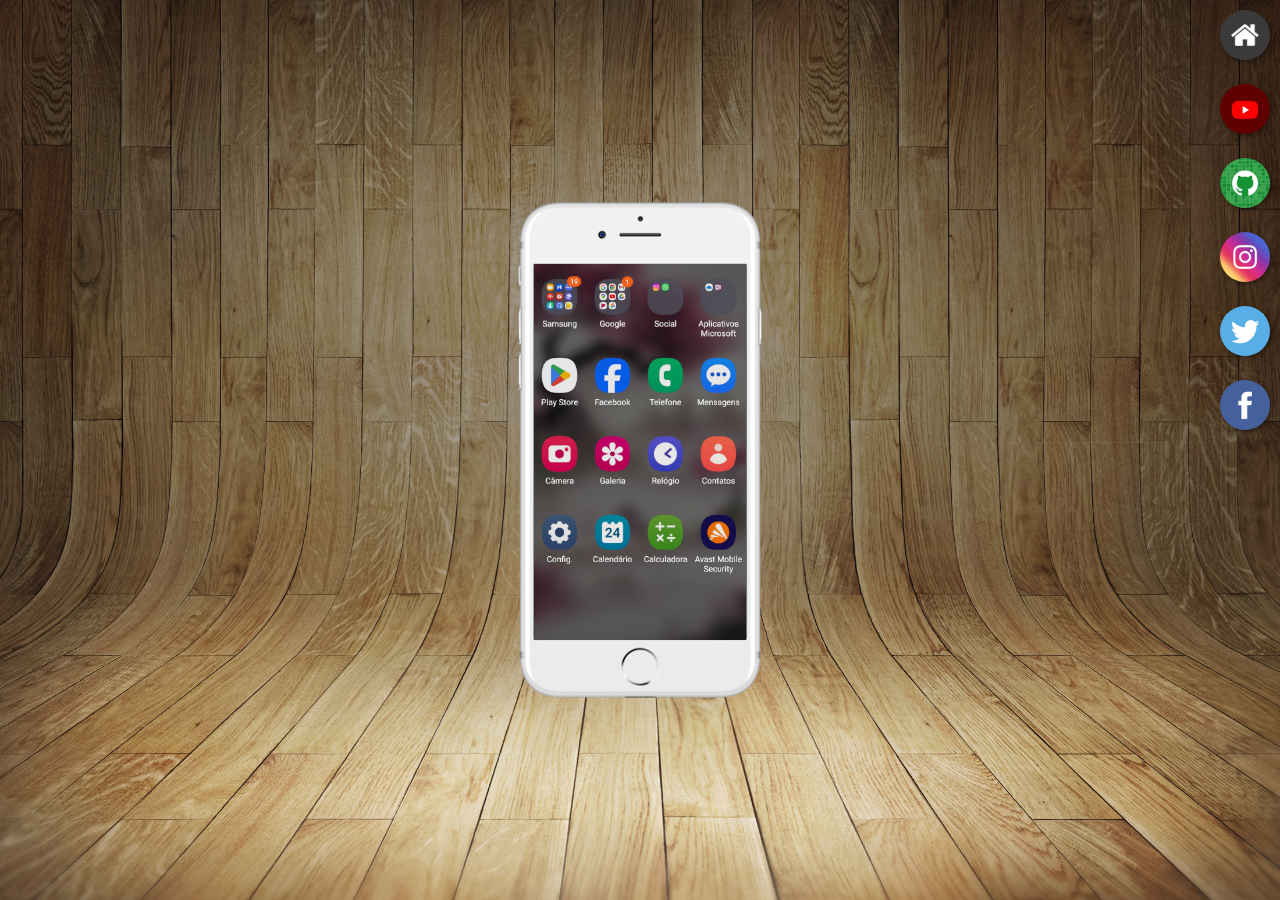
<file: index.html>
<!DOCTYPE html>
<html lang="pt-br">
<head>
  <meta charset="UTF-8">
  <meta name="viewport" content="width=device-width, initial-scale=1.0">
  <link rel="shortcut icon" href="favicon.ico" type="image/x-icon">
  <title>Projeto Redes Sociais</title>
  <link rel="stylesheet" href="estilos/style.css">
</head>
<body>
  <main>
    <section id="telefone">
      <iframe src="home.html" name="tela" id="tela" frameborder="0">
        Seu navegador não é compatível com isso!
      </iframe>
    </section>

    <section id="redes-sociais">
      <a href="home.html" target="tela"><img src="imagens/logo-home.jpg" alt="Home"></a><br>
      <a href="youtube.html" target="tela"><img src="imagens/logo-youtube.jpg" alt="YouTube"></a><br>
      <a href="github.html" target="tela"><img src="imagens/logo-github.jpg" alt="Github"></a><br>
      <a href="instagram.html" target="tela"><img src="imagens/logo-instagram.jpg" alt="Instagram"></a><br>
      <a href="twitter.html" target="tela"><img src="imagens/logo-twitter.jpg" alt="Twitter"></a><br>
      <a href="facebook.html" target="tela"><img src="imagens/logo-facebook.jpg" alt="Facebook"></a><br>
    </section>
  </main>
</body>
</html>
</file>
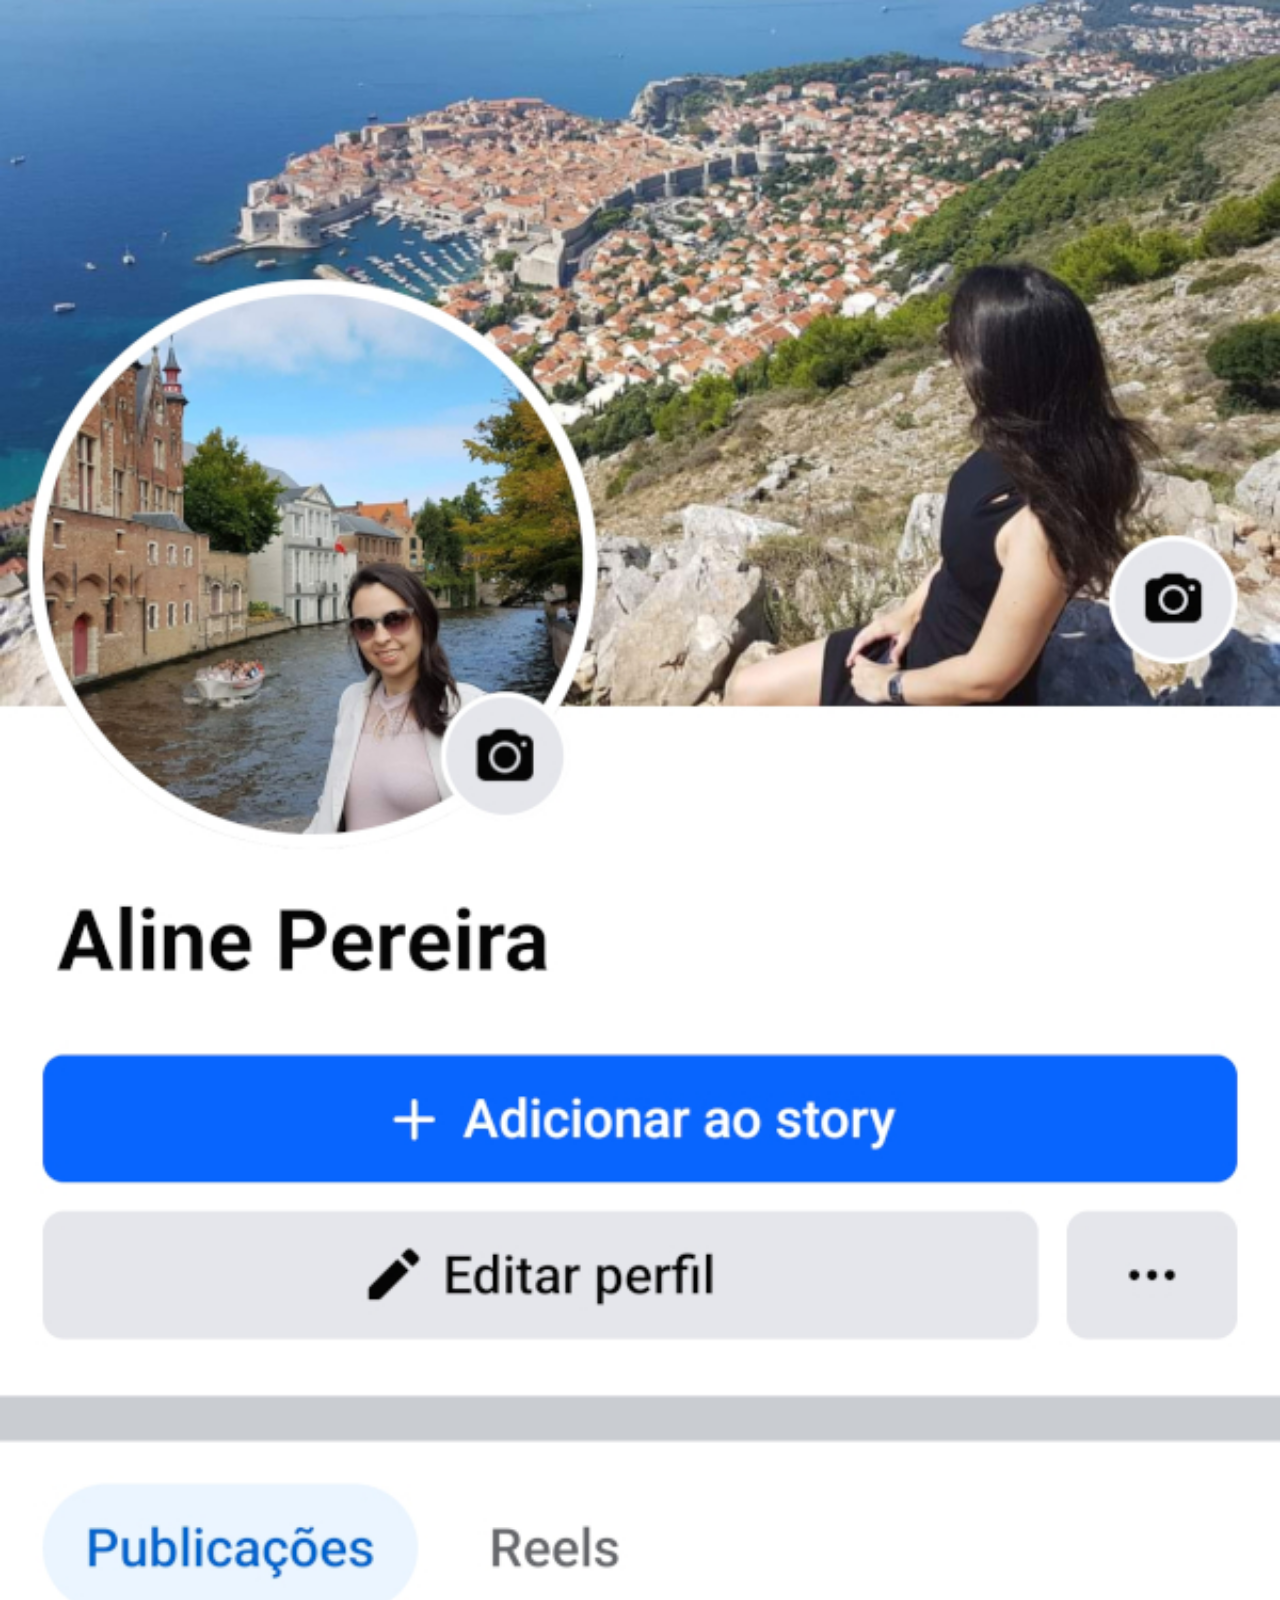
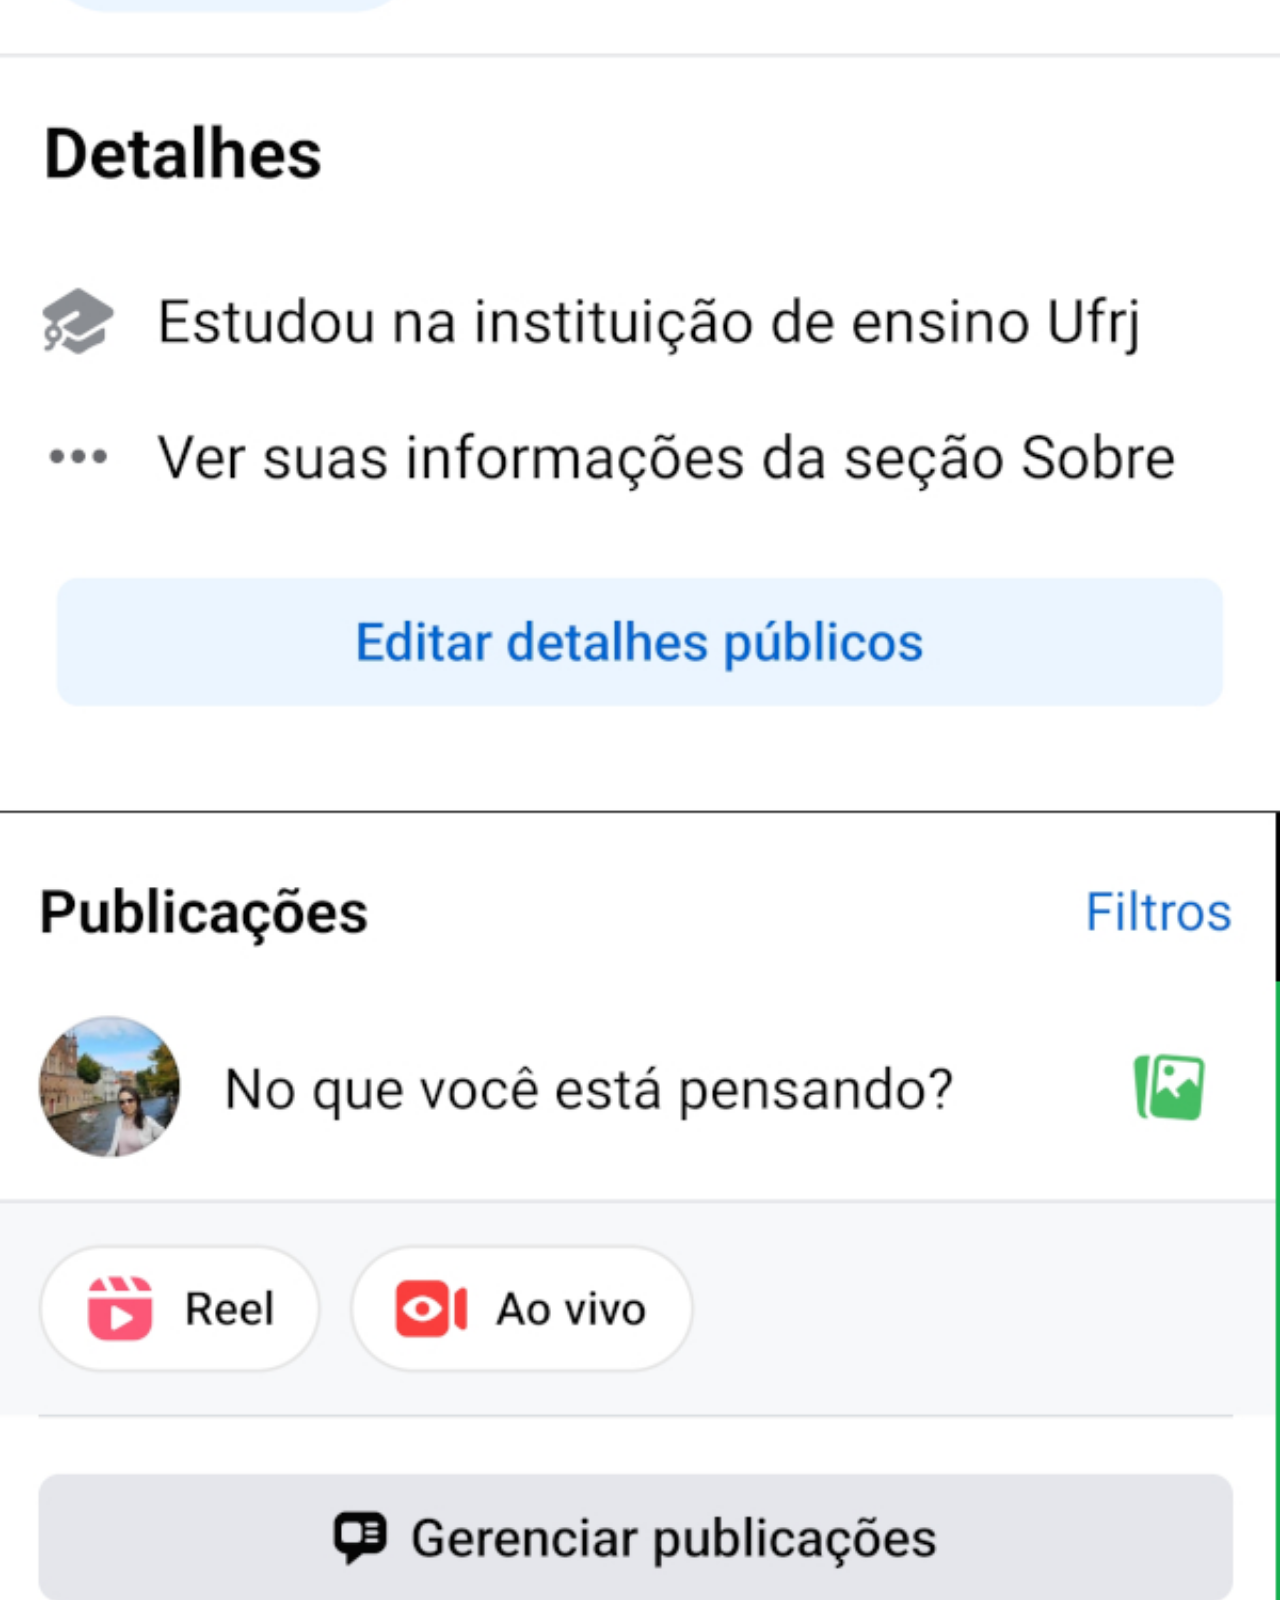
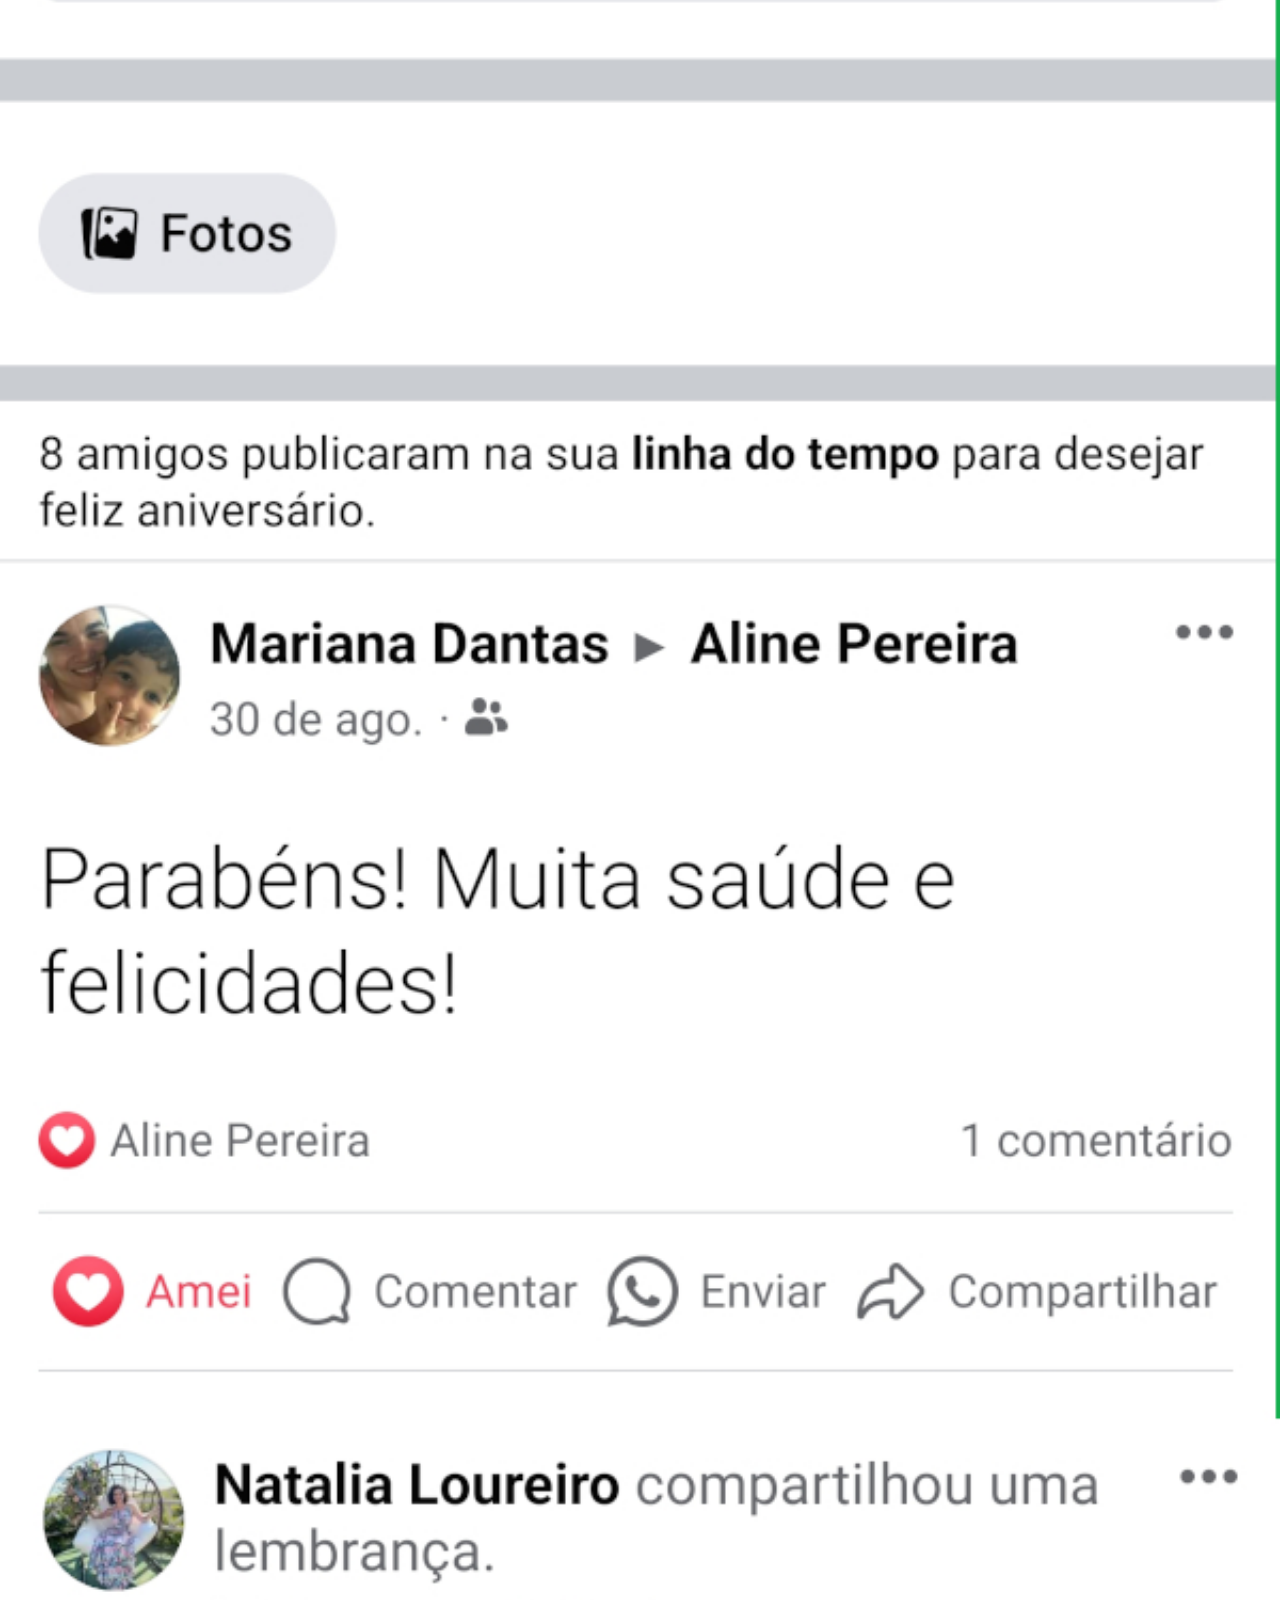
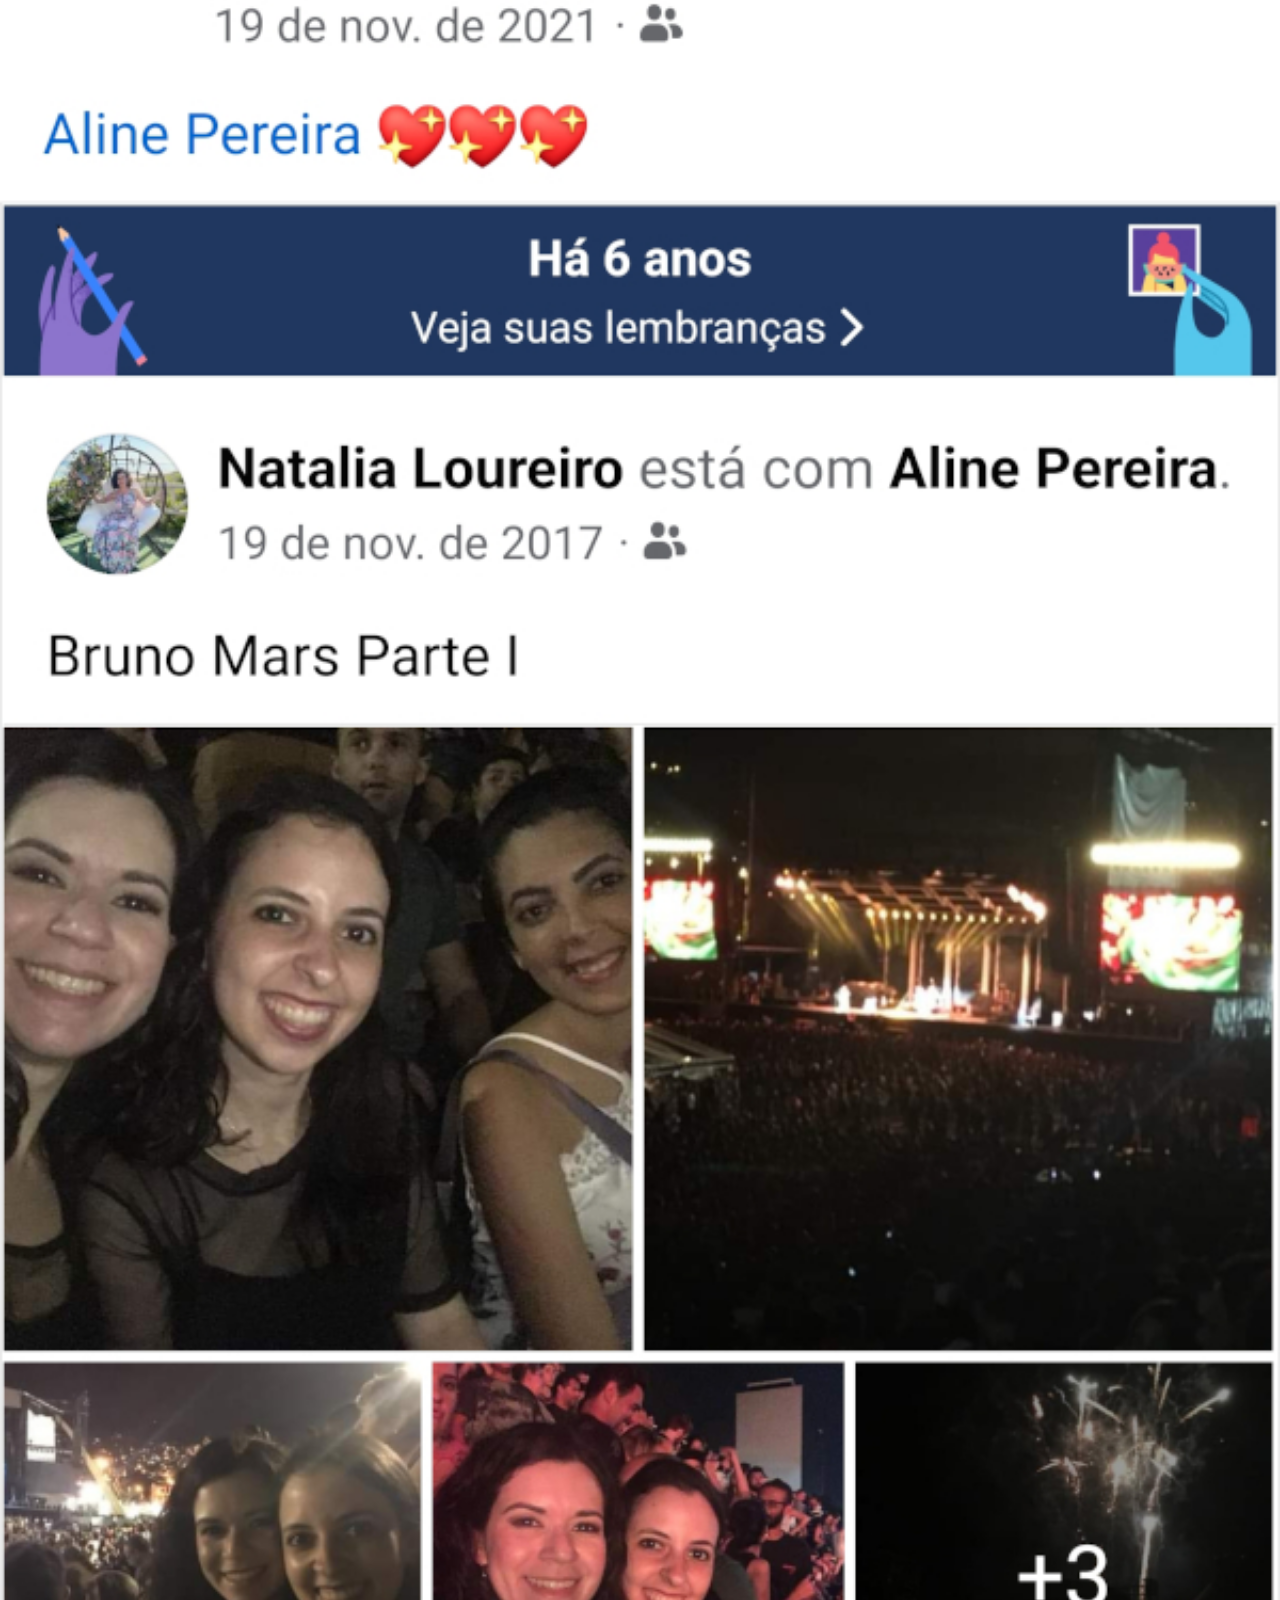
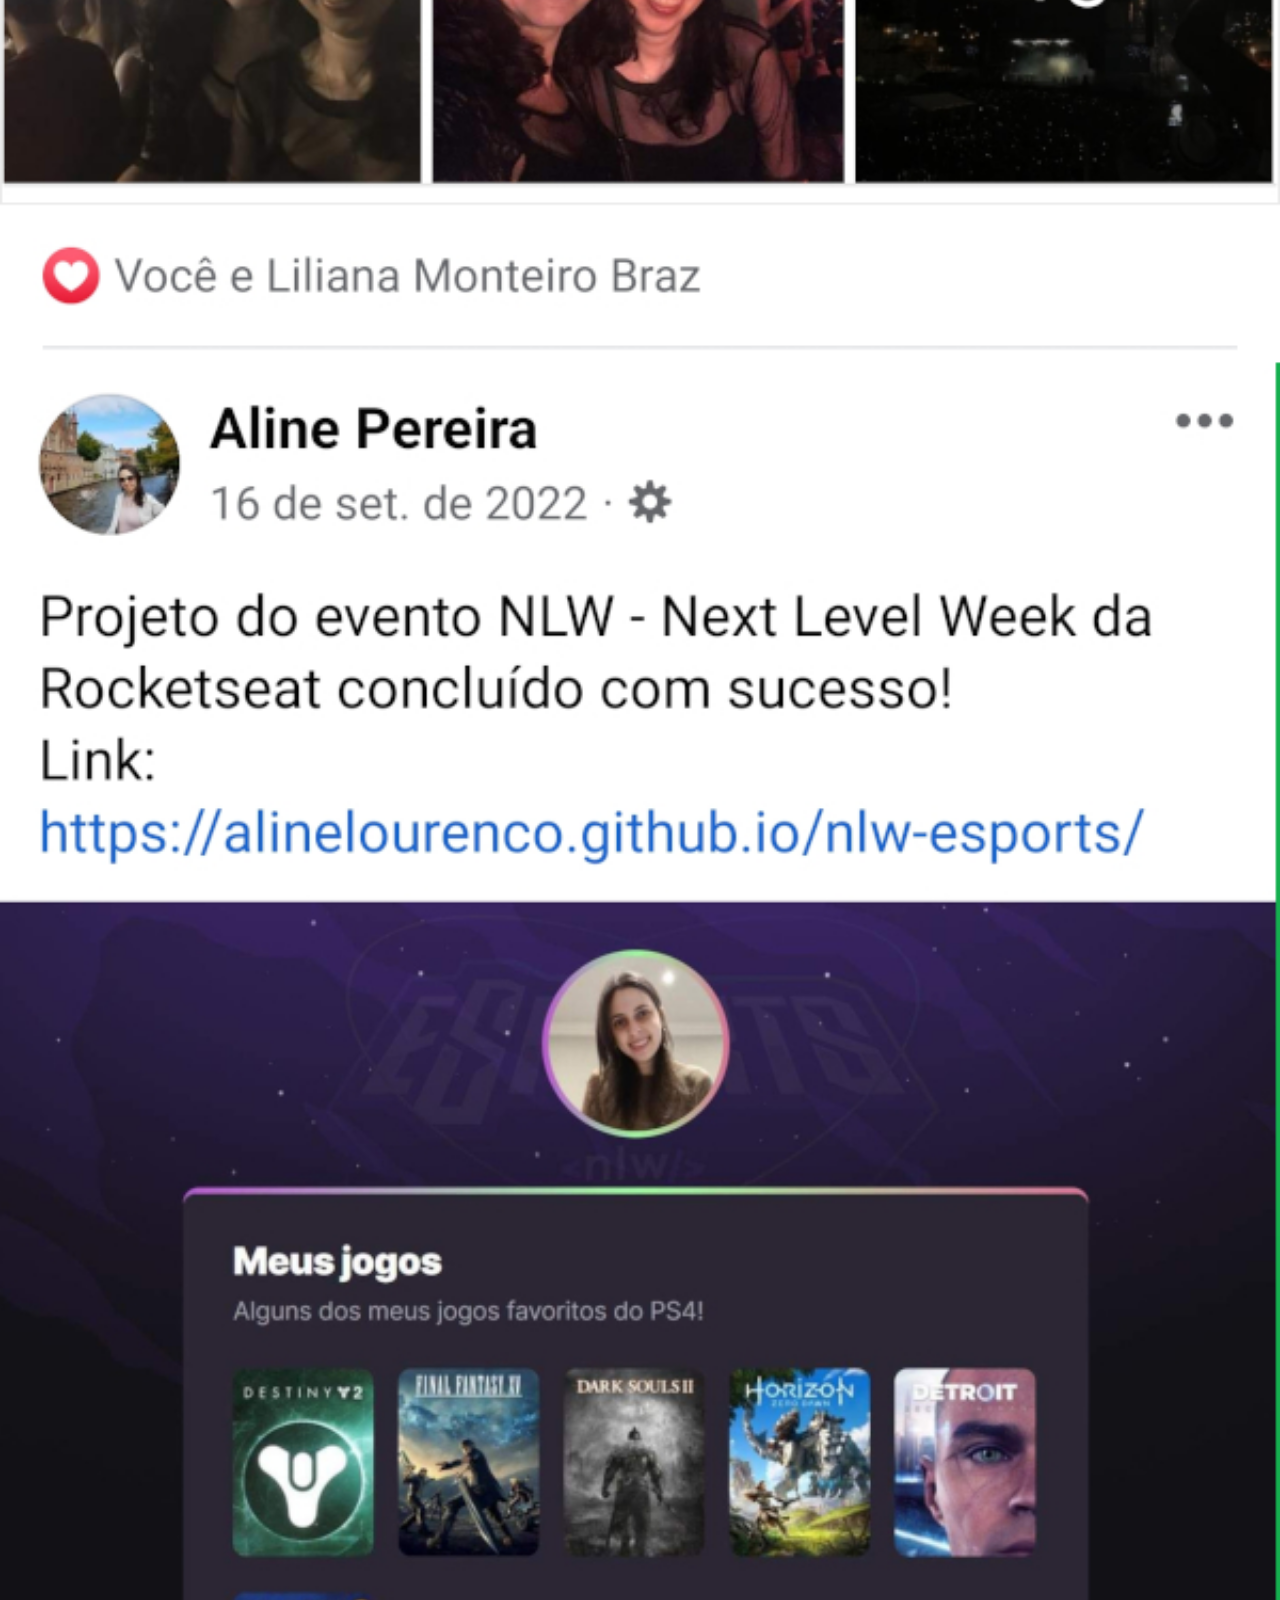
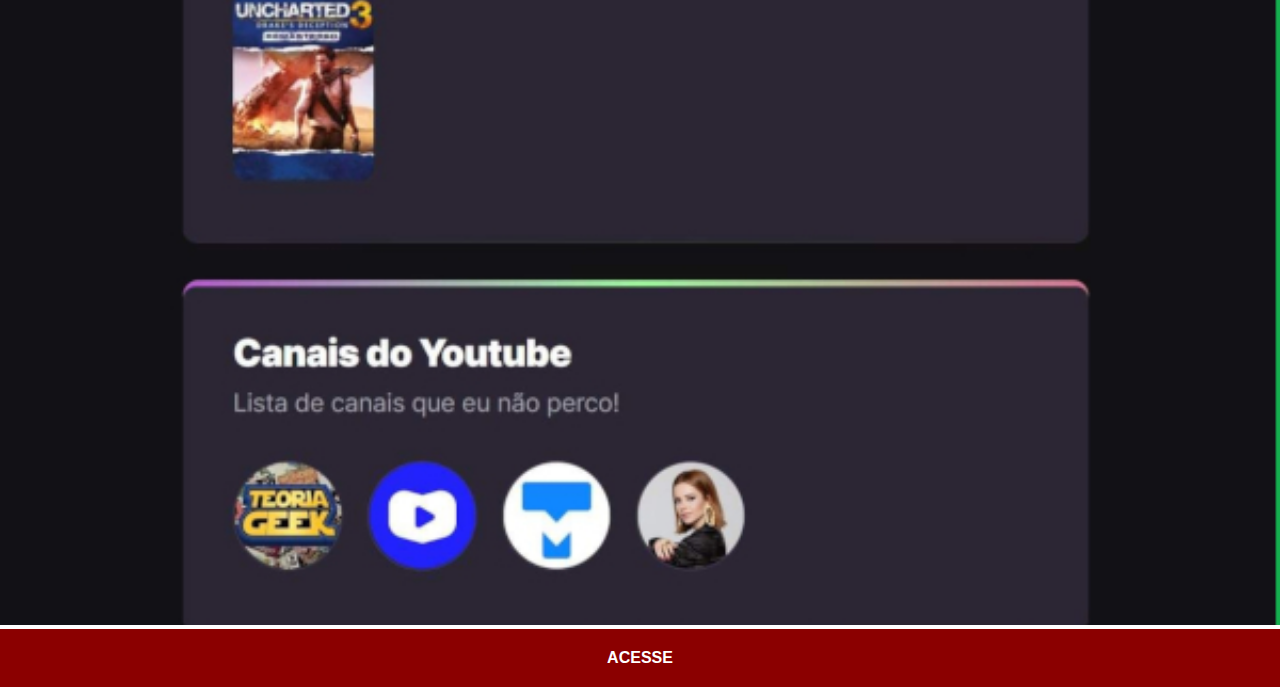
<file: facebook.html>
<!DOCTYPE html>
<html lang="pt-br">
<head>
  <meta charset="UTF-8">
  <meta name="viewport" content="width=device-width, initial-scale=1.0">
  <title>Facebook</title>
  <link rel="stylesheet" href="estilos/social.css">
</head>
<body>
  <img src="imagens/tela-facebook-aline.jpg" alt="Facebook">
  <a href="https://www.facebook.com/aline.pereira.39566" target="_blank">ACESSE</a>
</body>
</html>
</file>
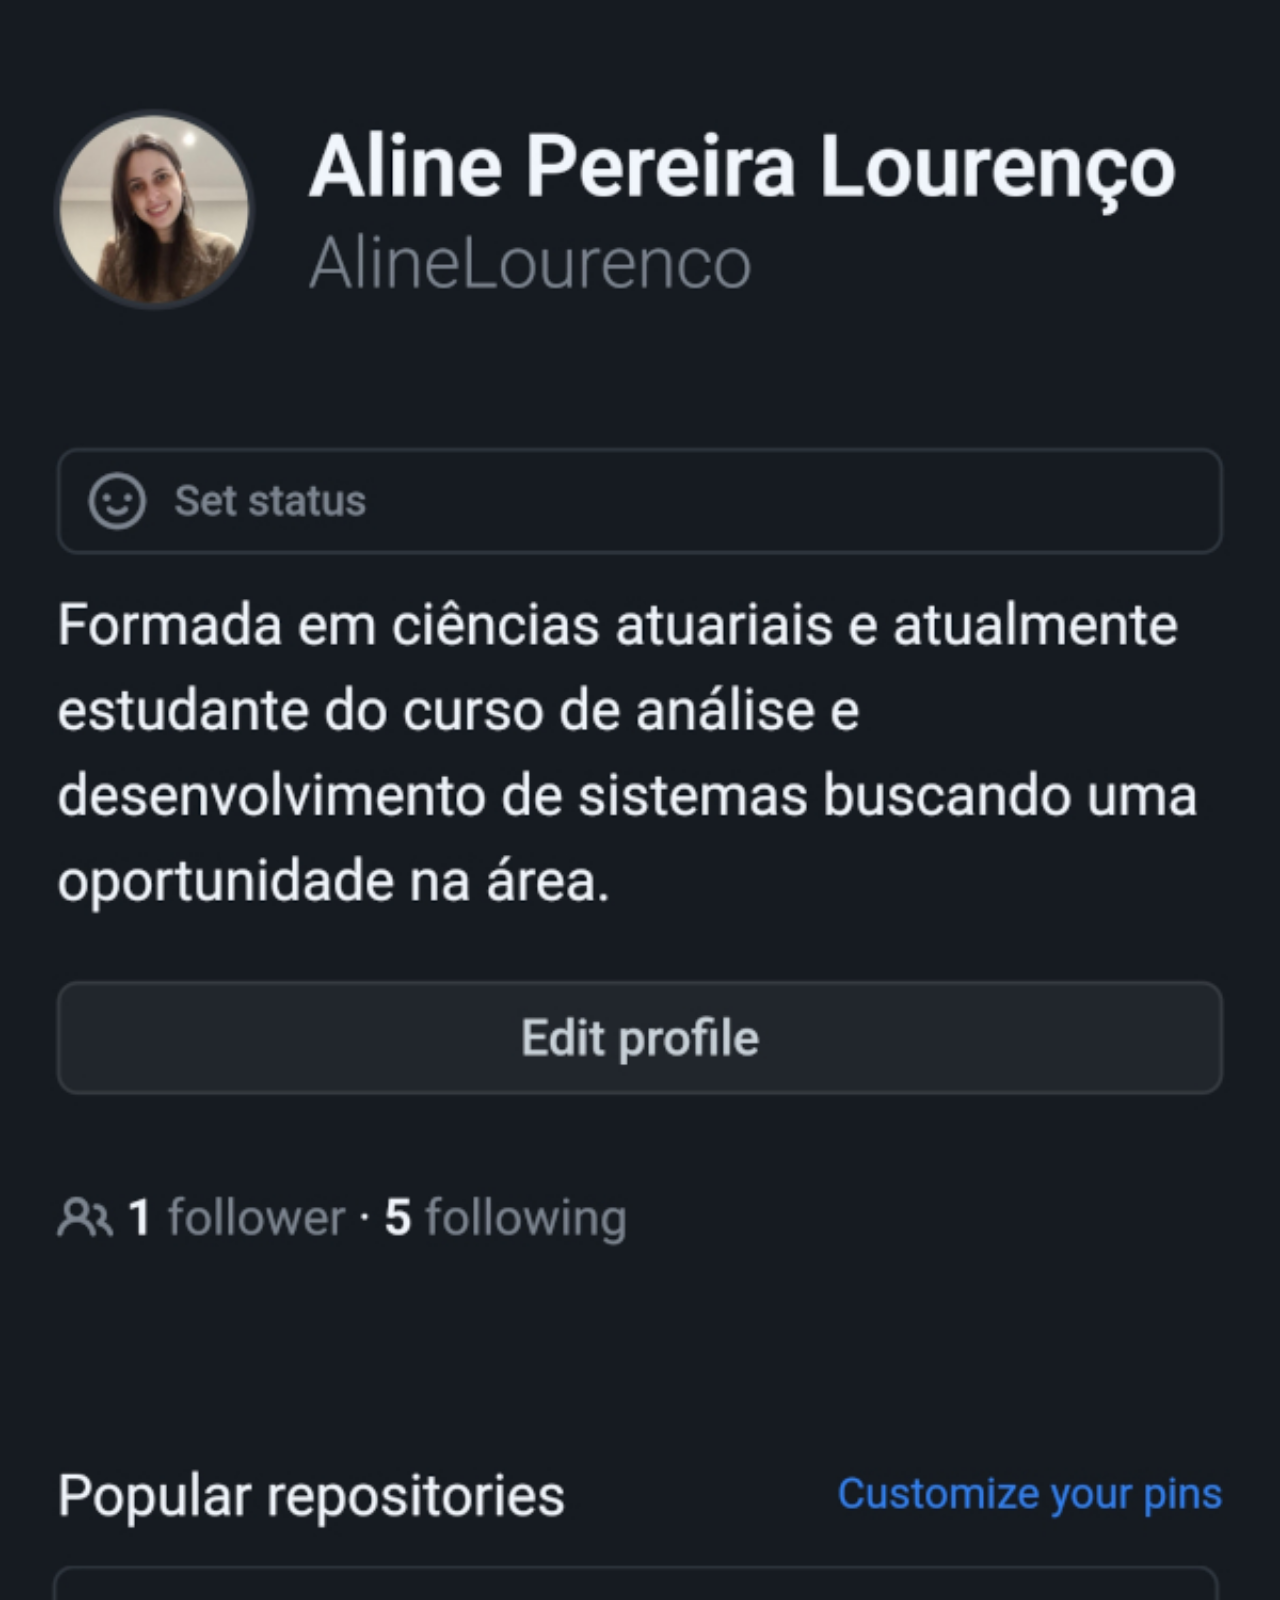
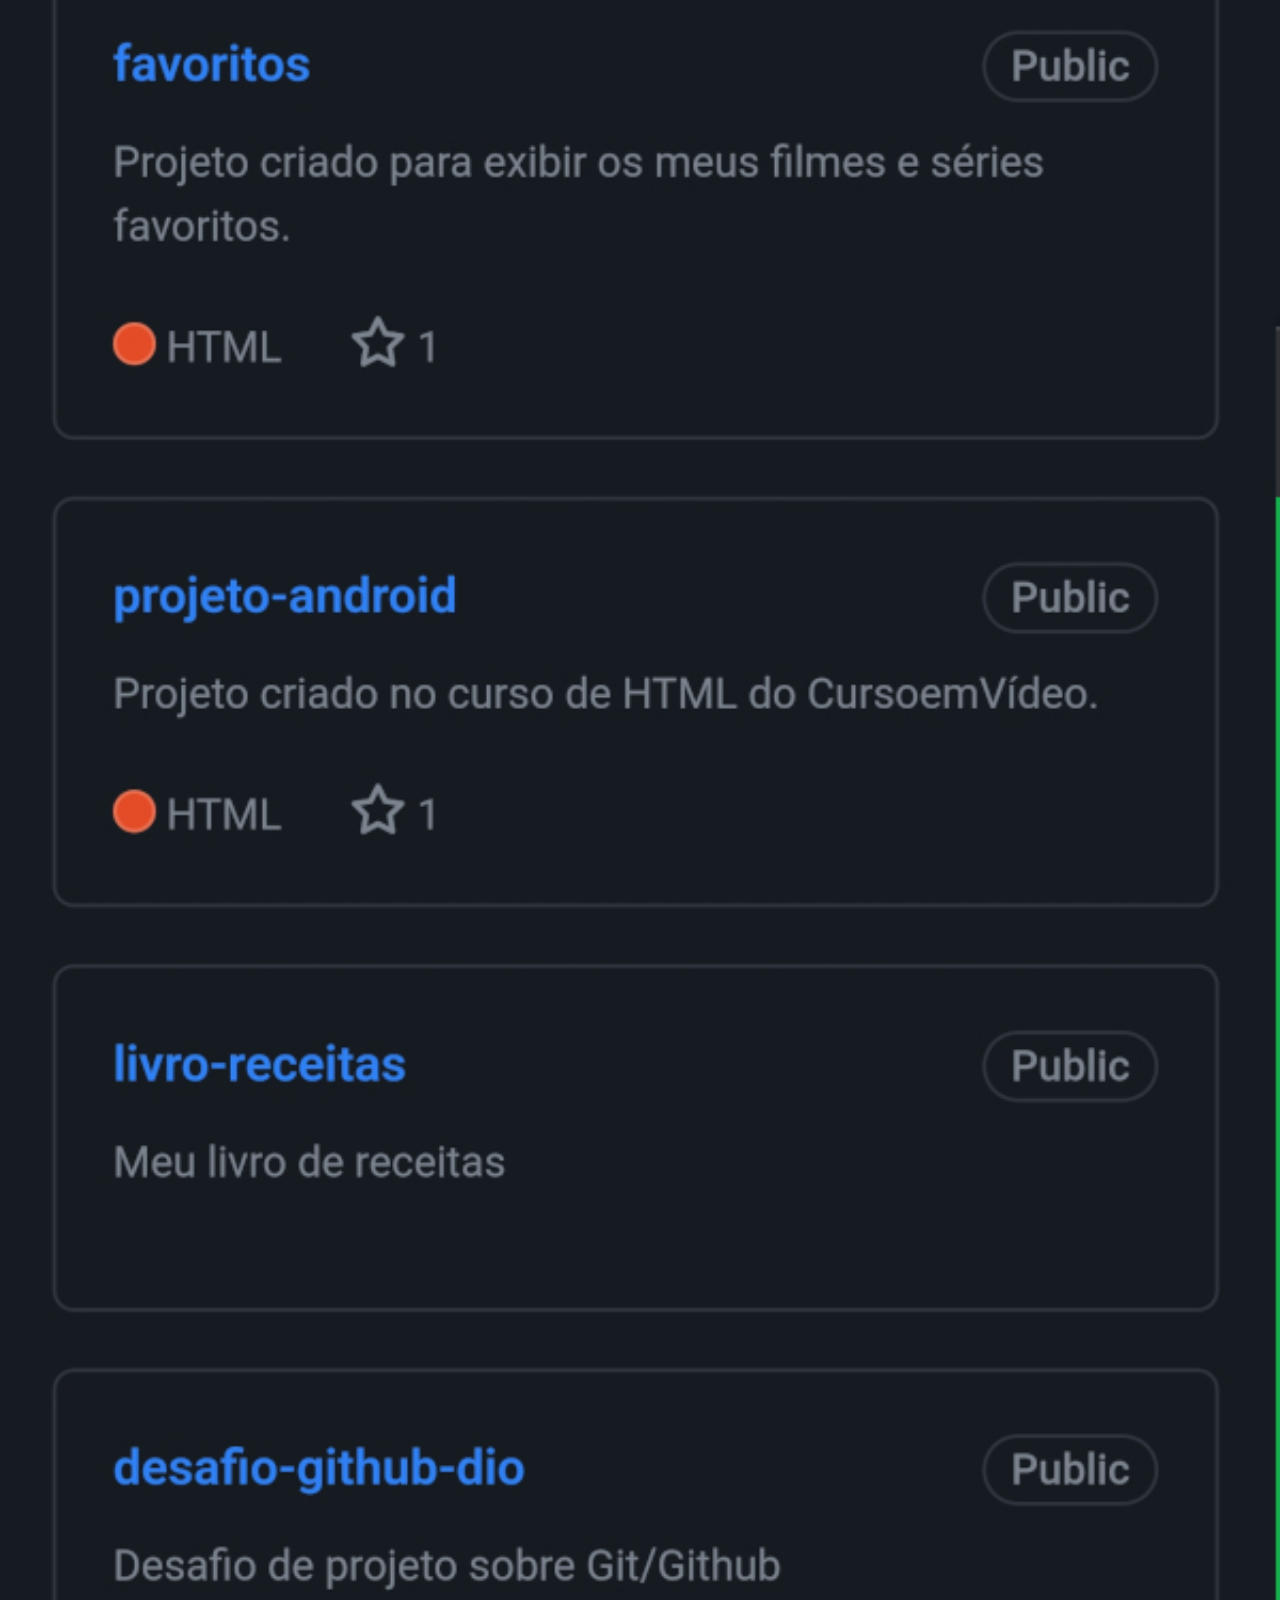
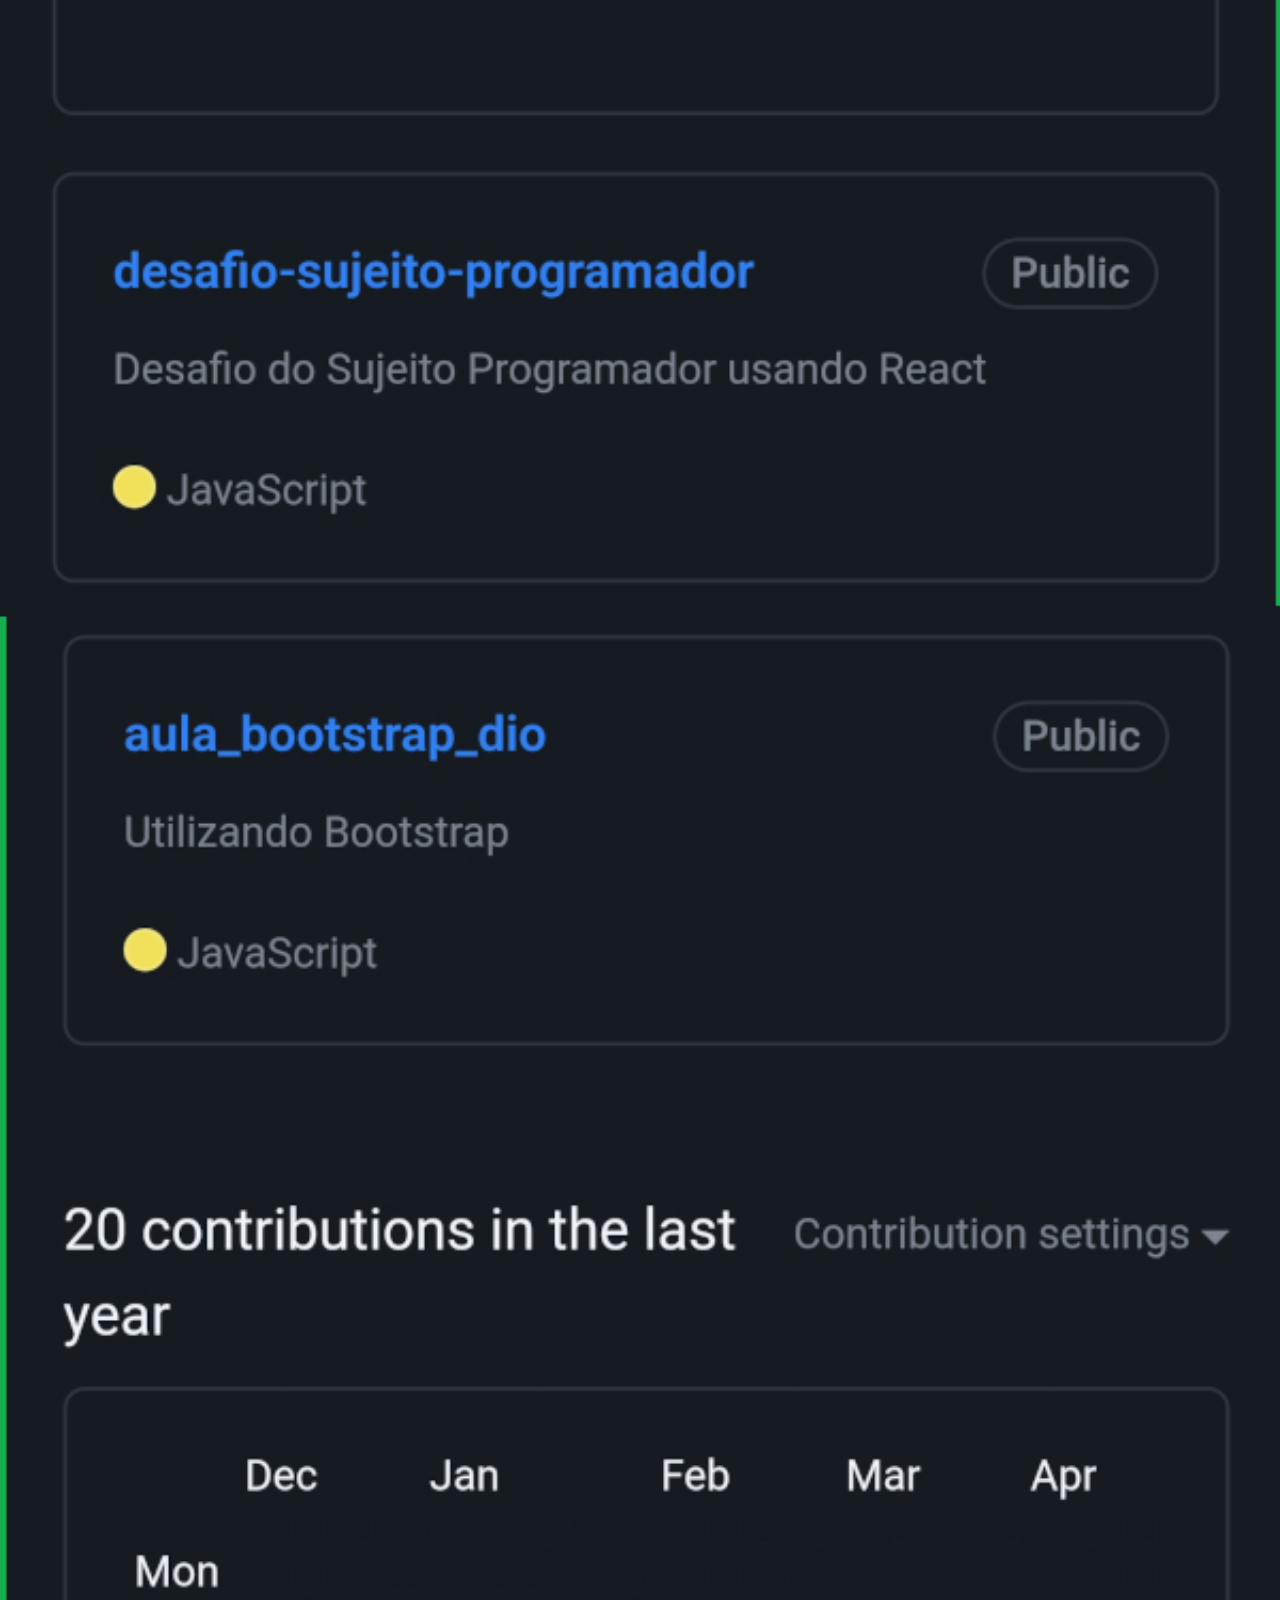
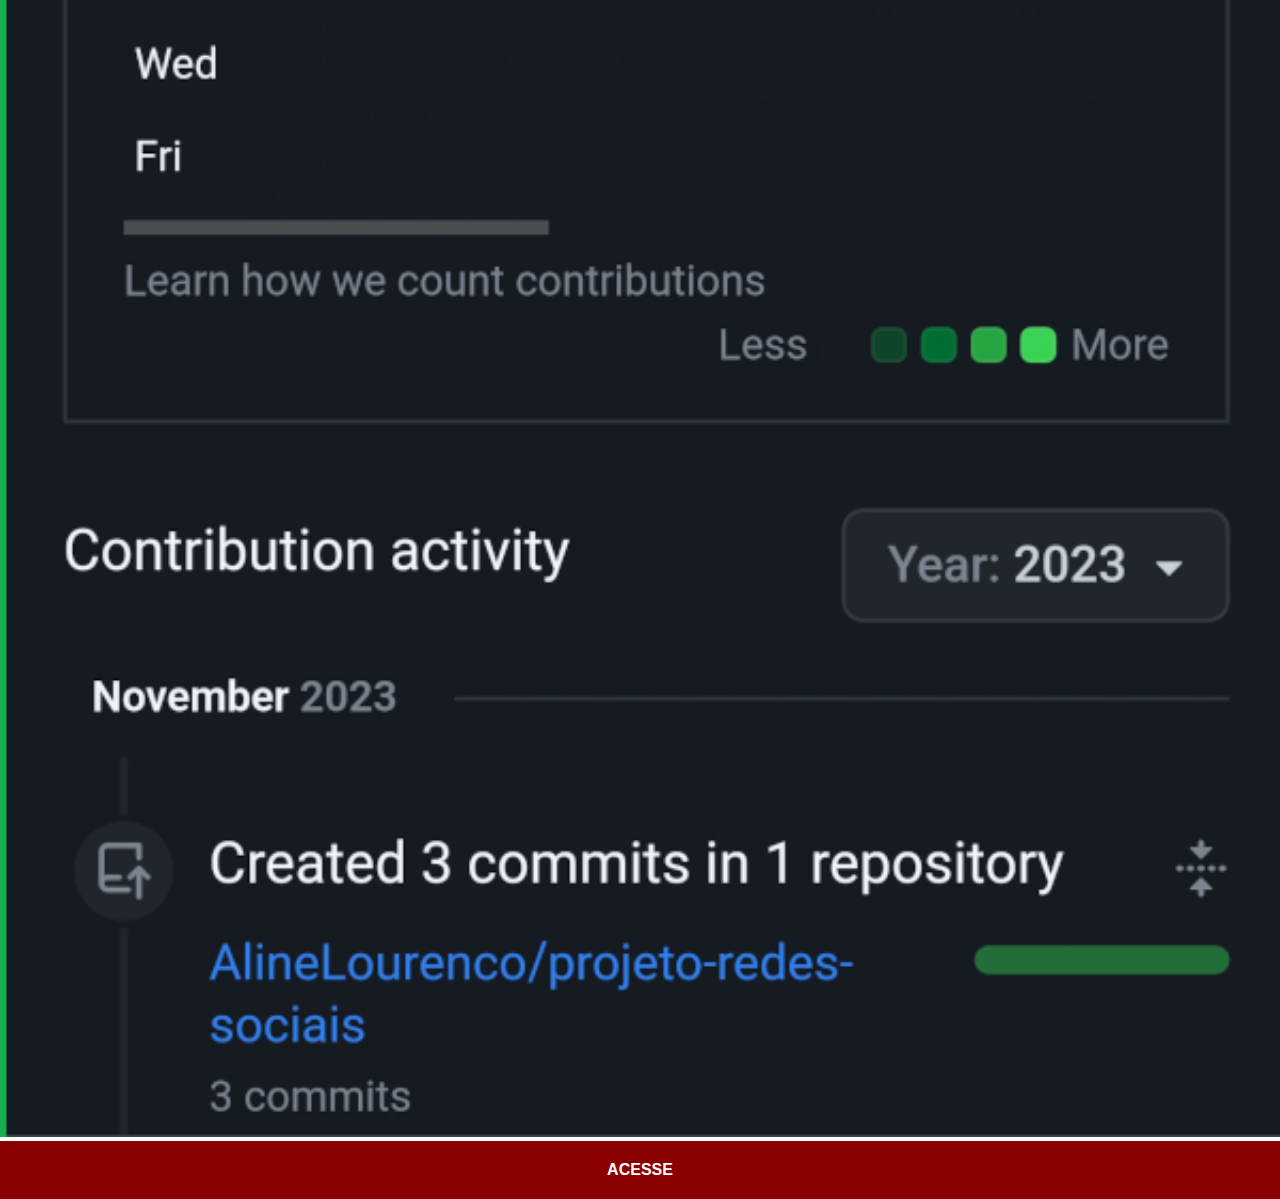
<file: github.html>
<!DOCTYPE html>
<html lang="pt-br">
<head>
  <meta charset="UTF-8">
  <meta name="viewport" content="width=device-width, initial-scale=1.0">
  <title>Github</title>
  <link rel="stylesheet" href="estilos/social.css">
</head>
<body>
  <img src="imagens/tela-github-aline.jpg" alt="Github">
  <a href="https://github.com/AlineLourenco" target="_blank">ACESSE</a>
</body>
</html>
</file>
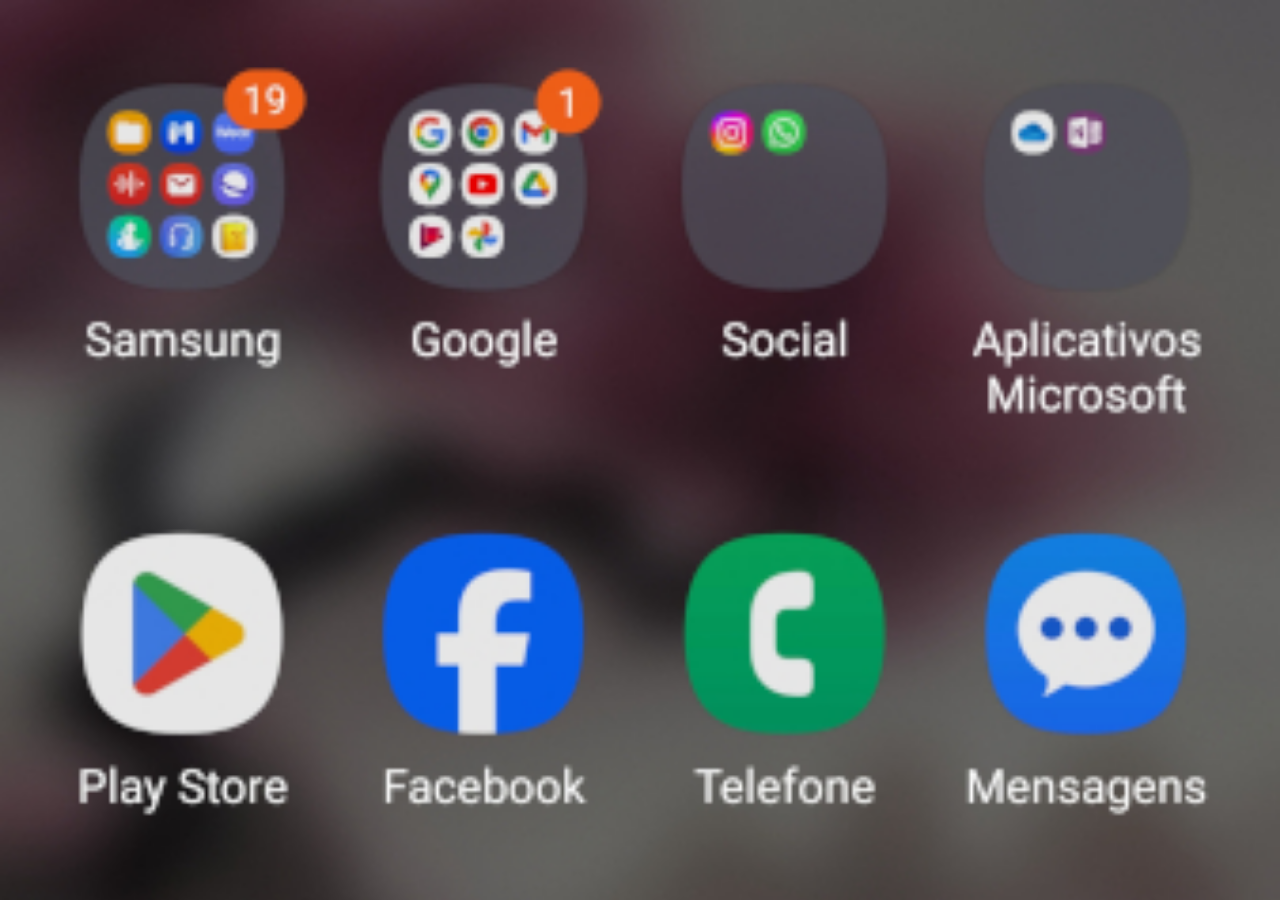
<file: home.html>
<!DOCTYPE html>
<html lang="pt-br">
<head>
  <meta charset="UTF-8">
  <meta name="viewport" content="width=device-width, initial-scale=1.0">
  <title>Home</title>
  <style>
    * {
      margin: 0px;
      padding: 0px;
    }
    body {
      width: 100vw;
      height: 100vh;
      background: black url('imagens/tela-home-aline.jpg') no-repeat top center;
      background-size: cover;
    }
  </style>
</head>
<body>
  
</body>
</html>
</file>
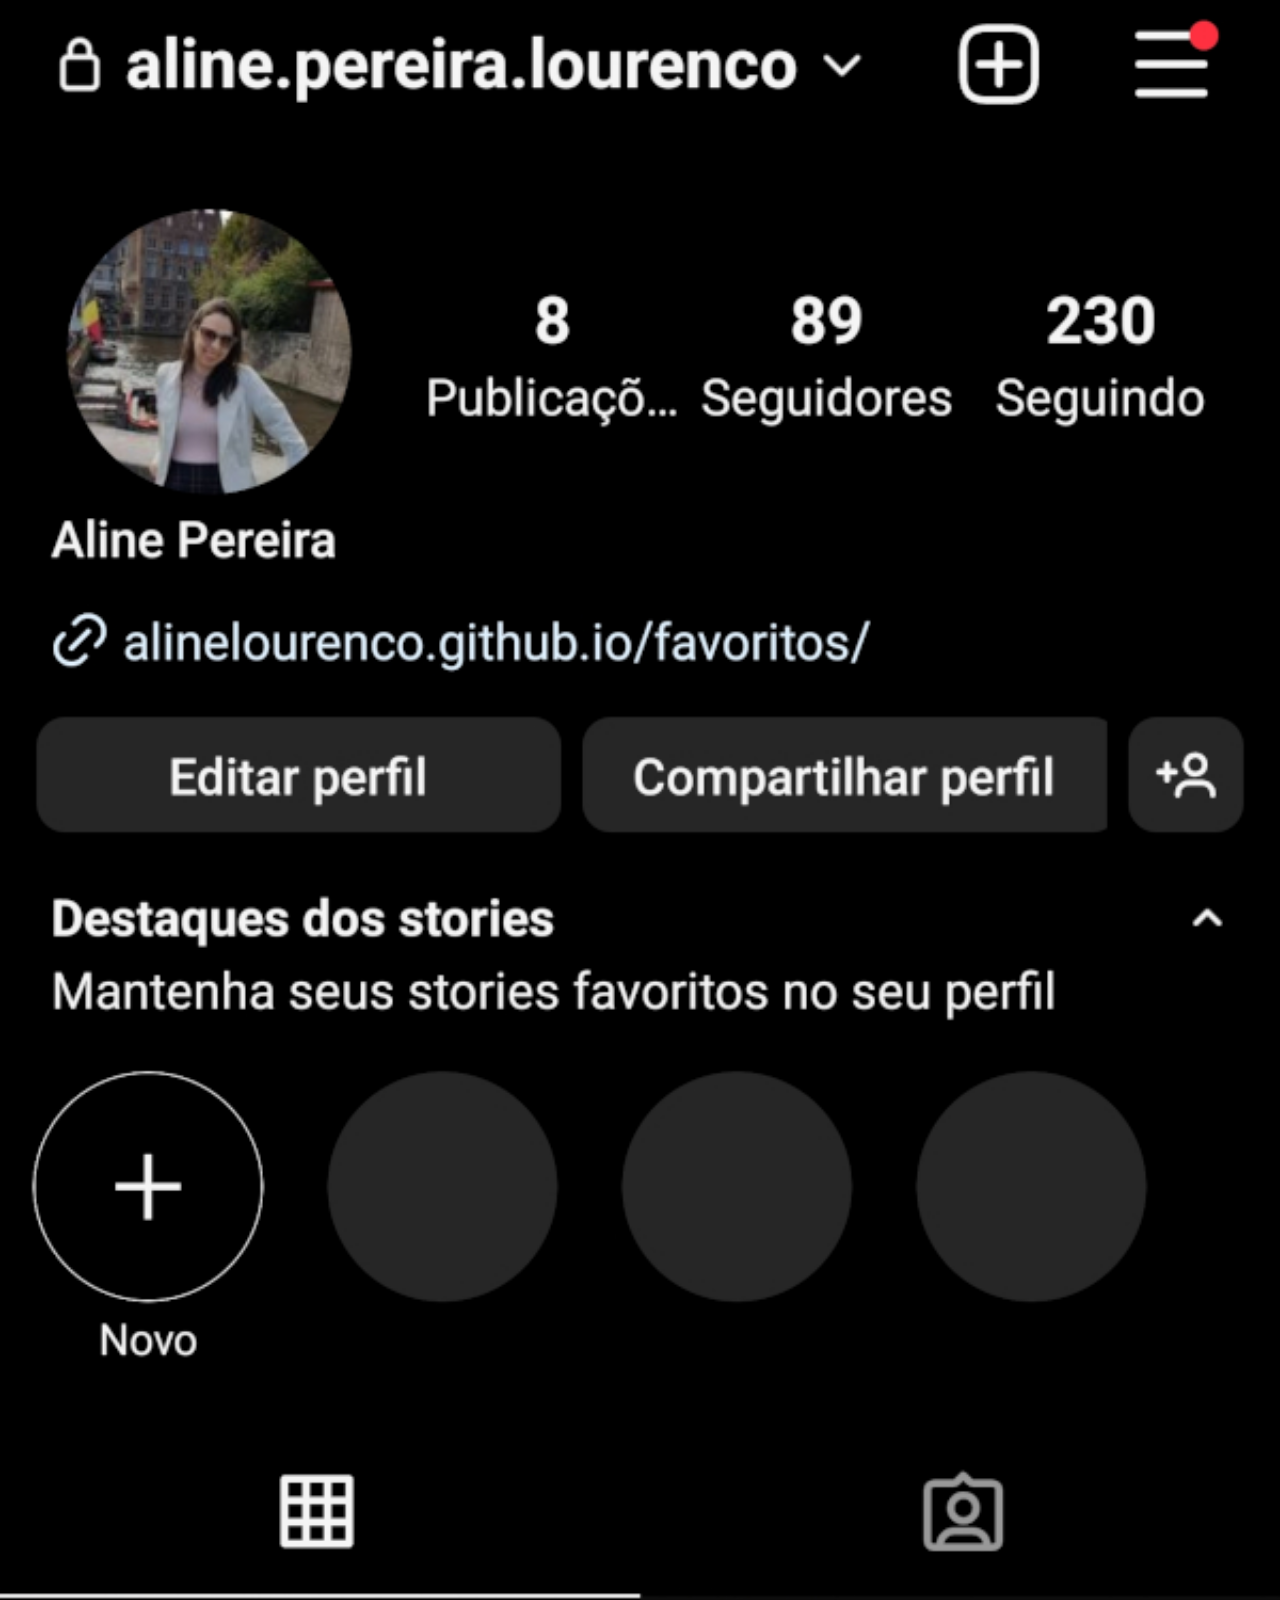
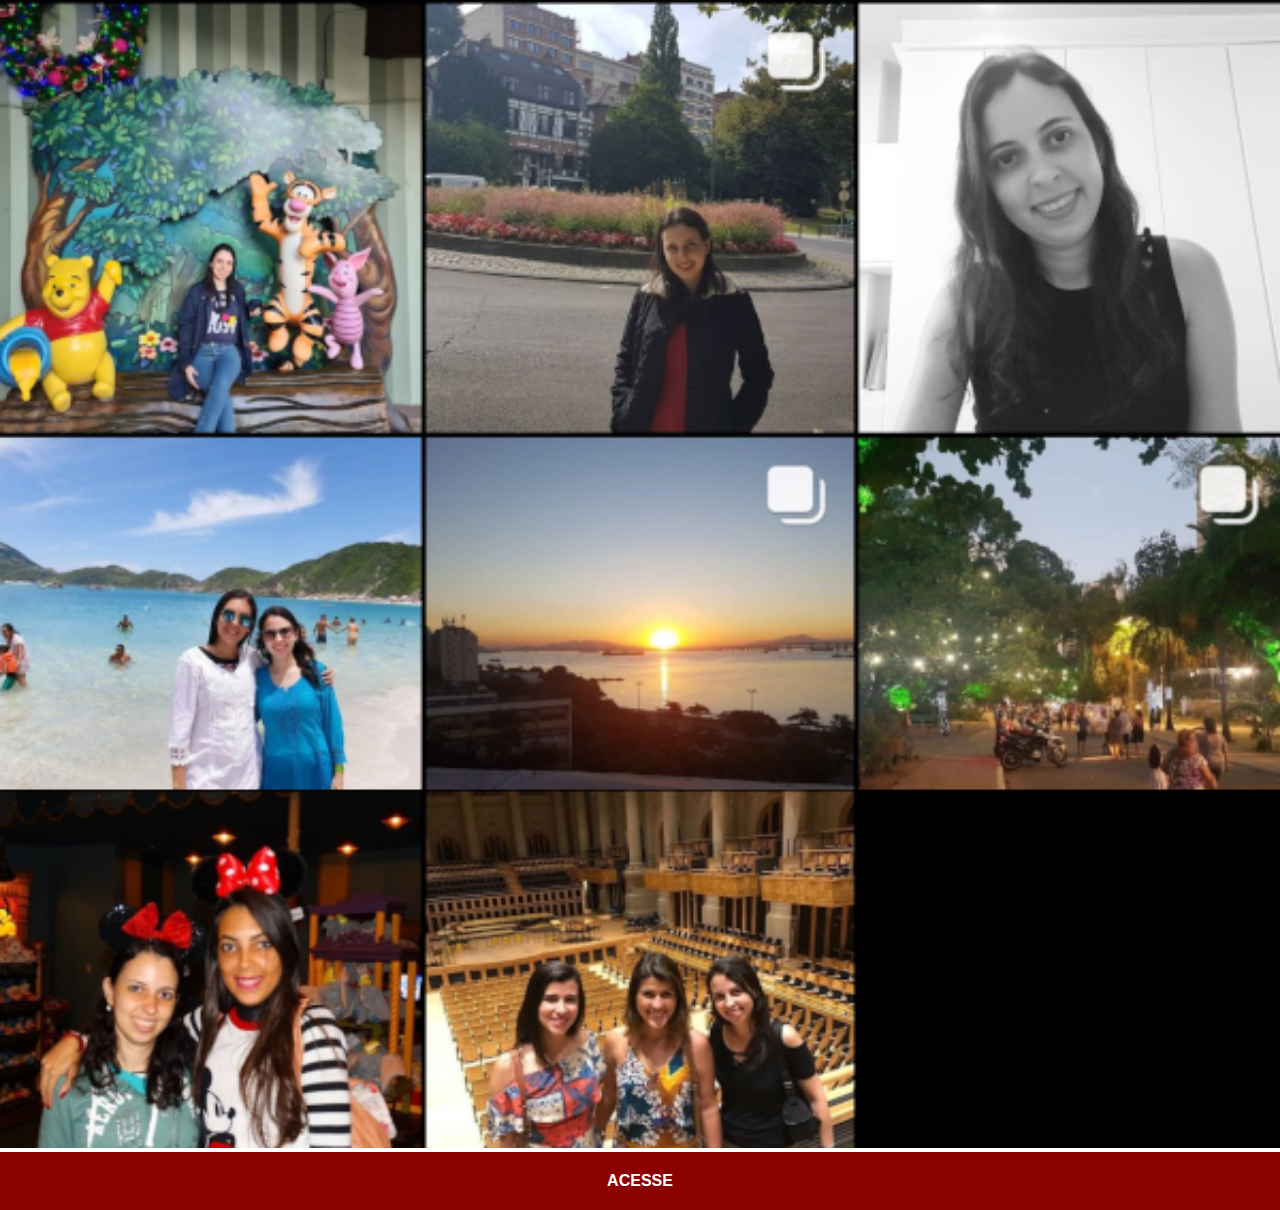
<file: instagram.html>
<!DOCTYPE html>
<html lang="pt-br">
<head>
  <meta charset="UTF-8">
  <meta name="viewport" content="width=device-width, initial-scale=1.0">
  <title>Instagram</title>
  <link rel="stylesheet" href="estilos/social.css">
</head>
<body>
  <img src="imagens/tela-instagram-aline.jpg" alt="Instagram">
  <a href="https://www.instagram.com/aline.pereira.lourenco/" target="_blank">ACESSE</a>
</body>
</html>
</file>
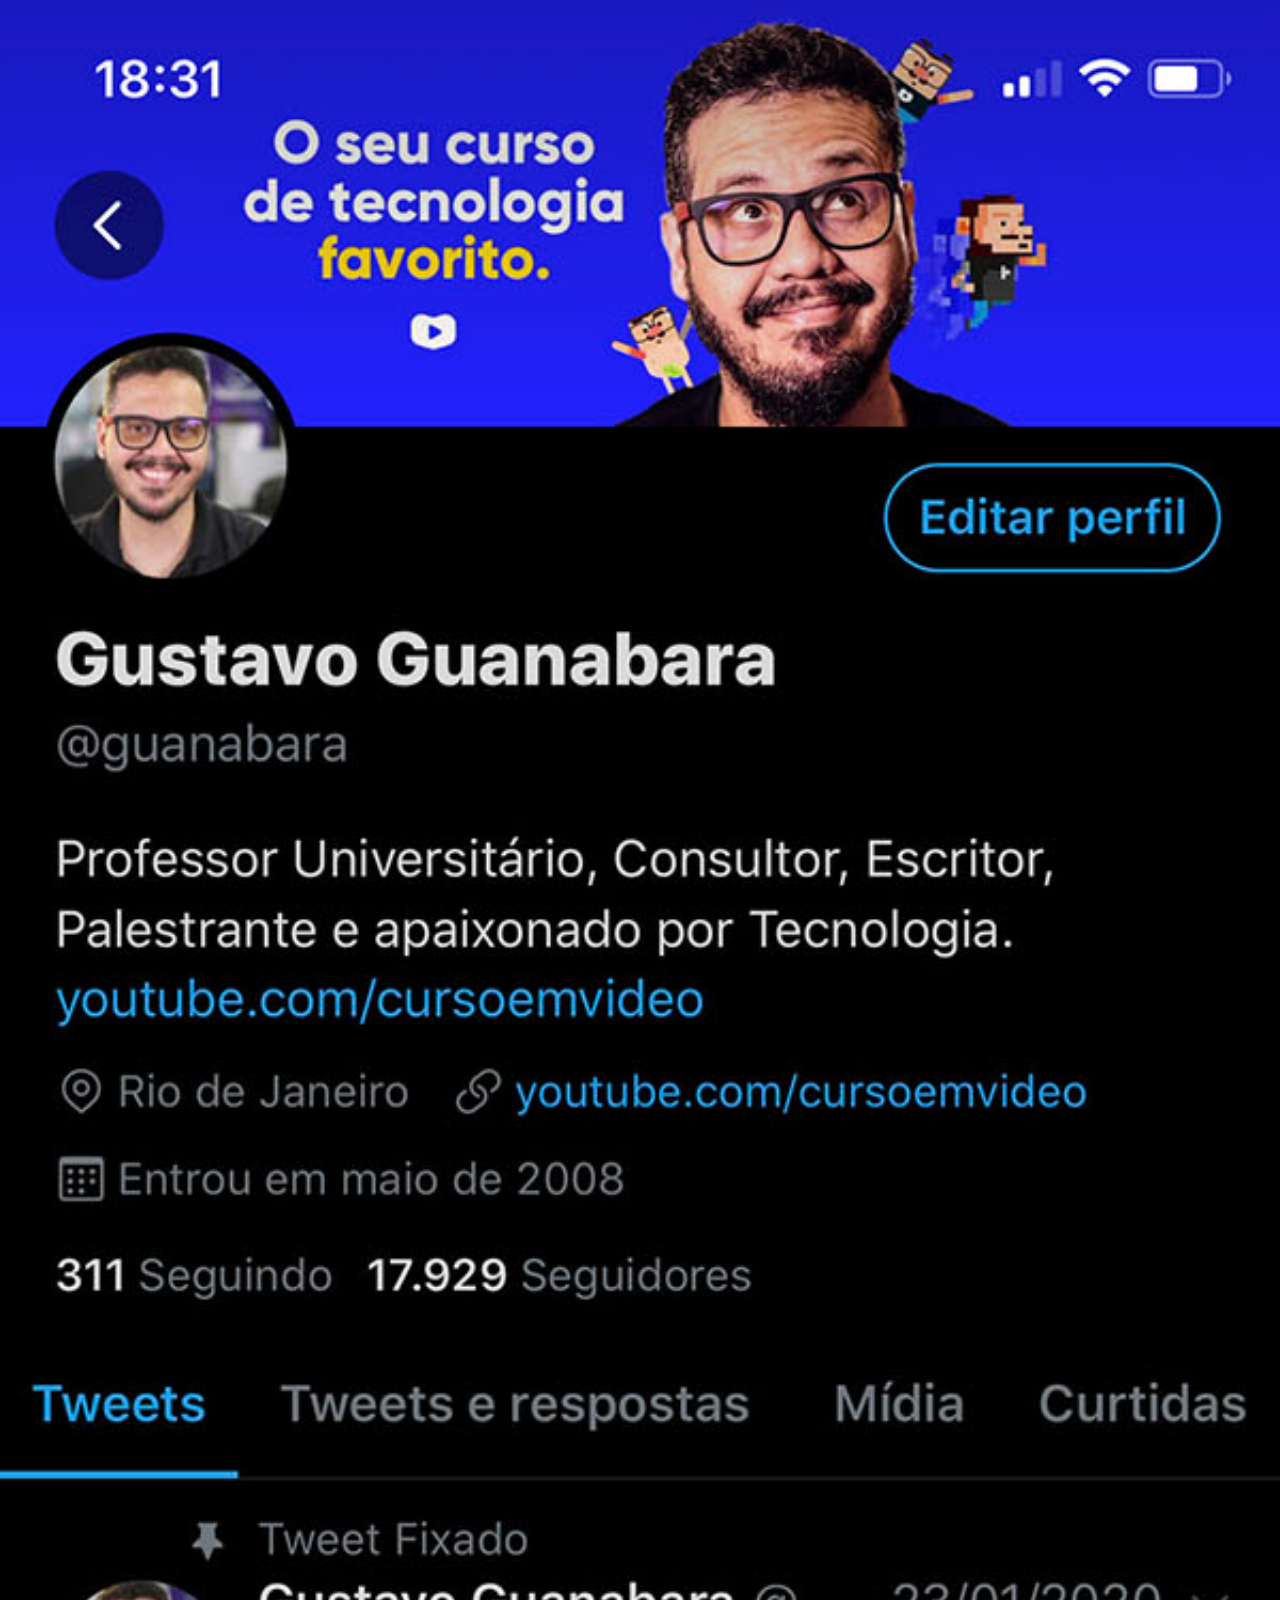
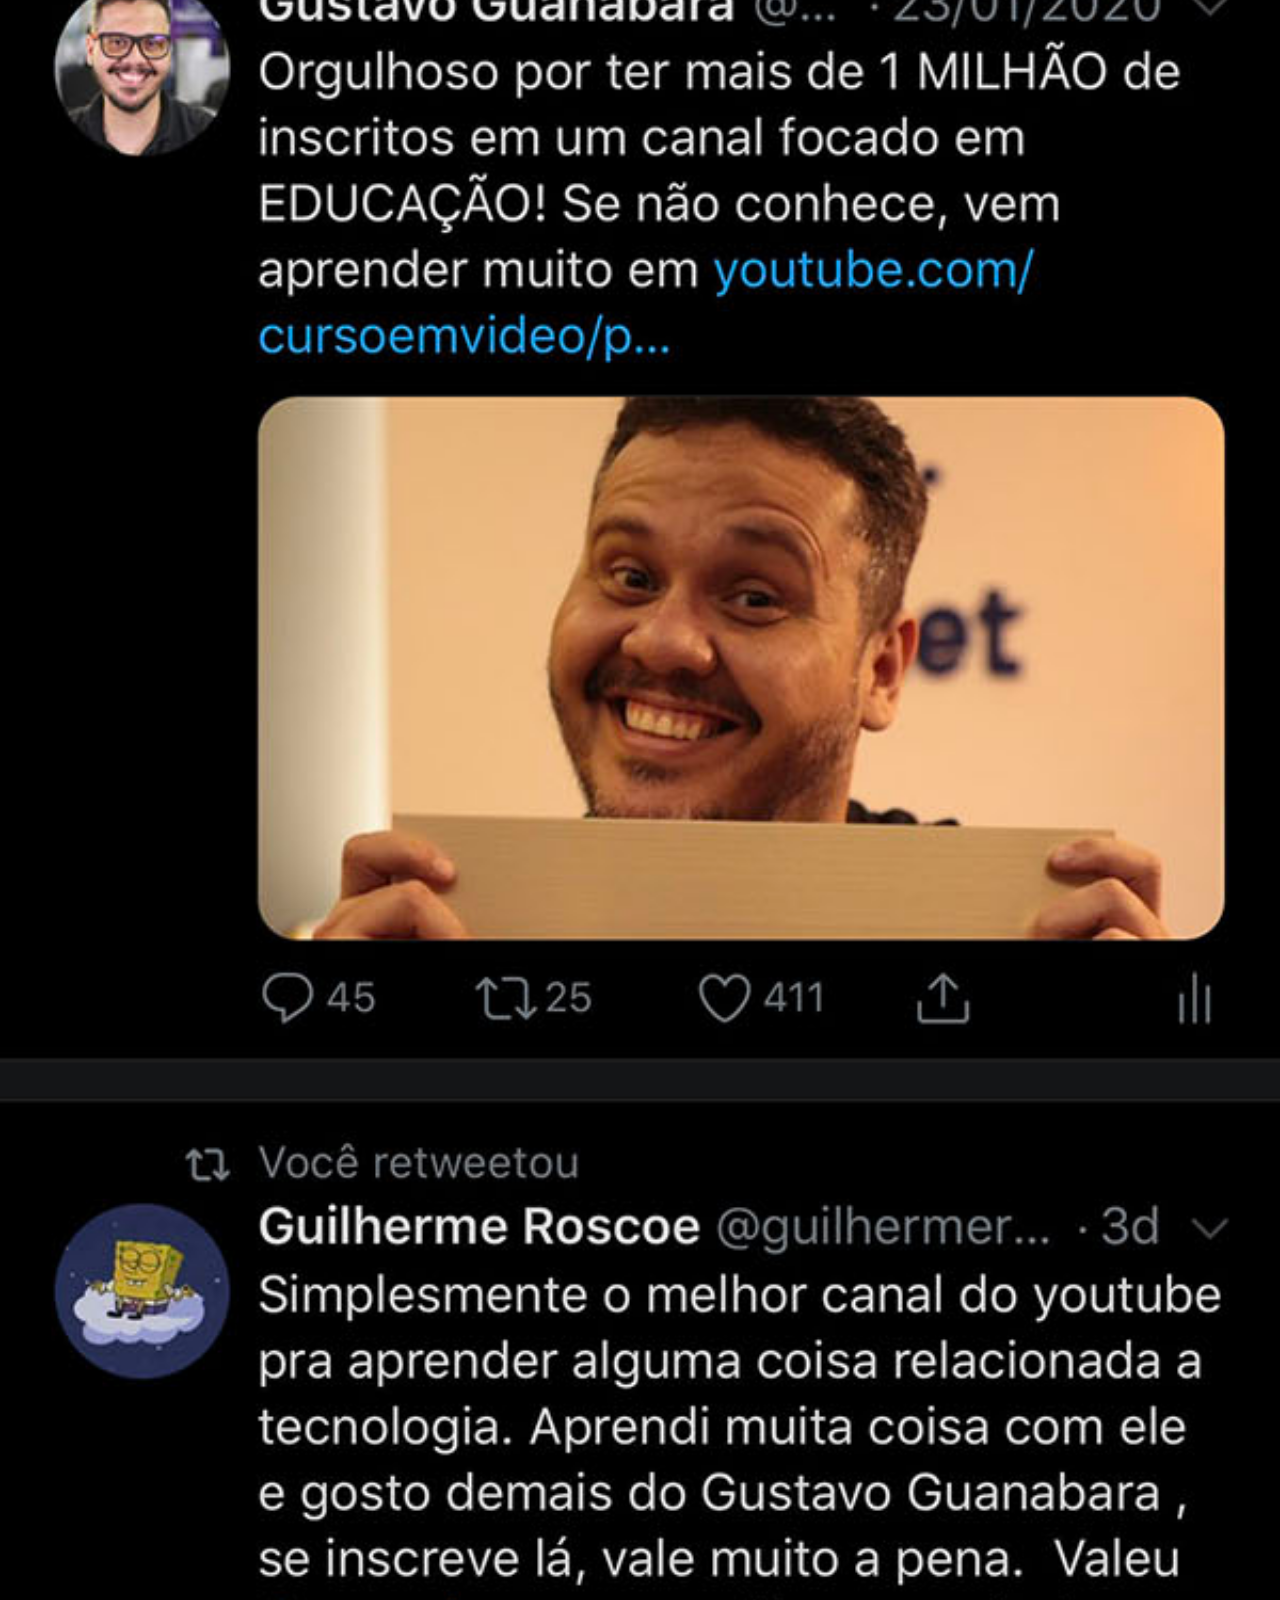
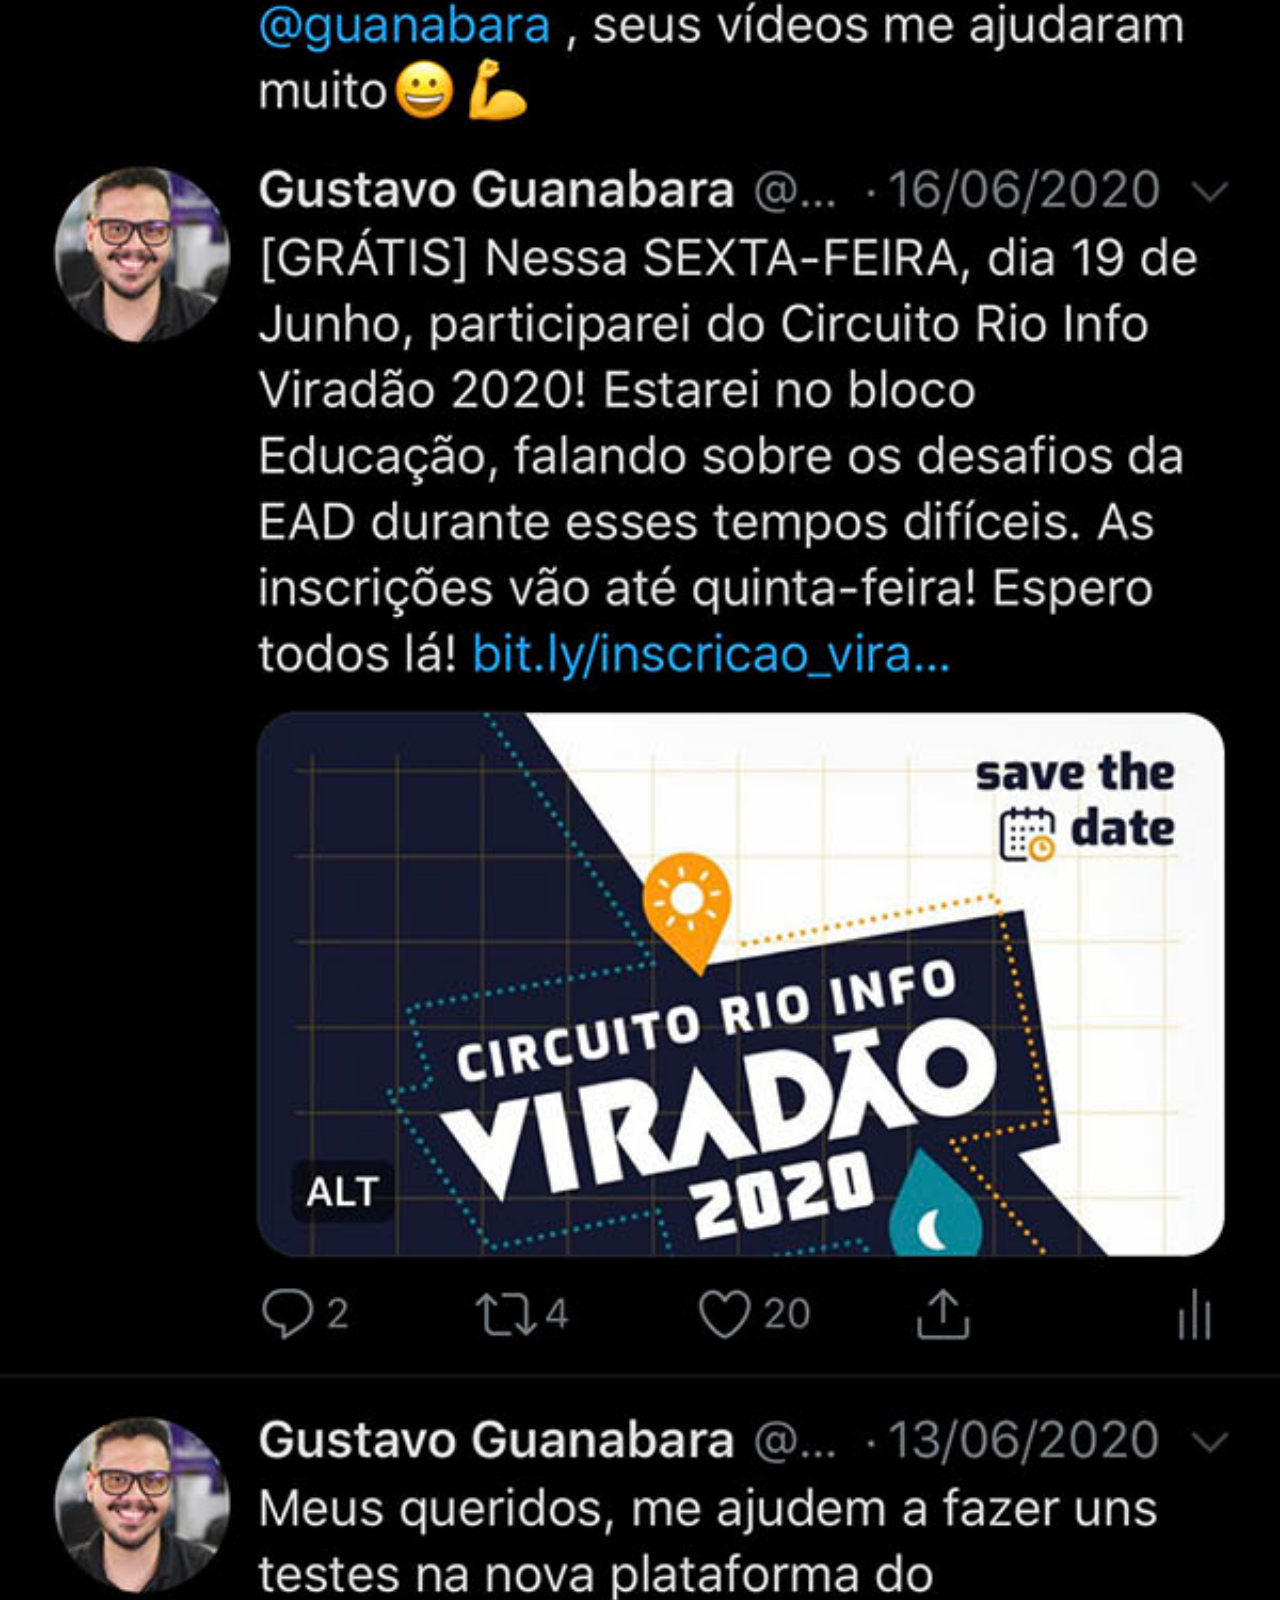
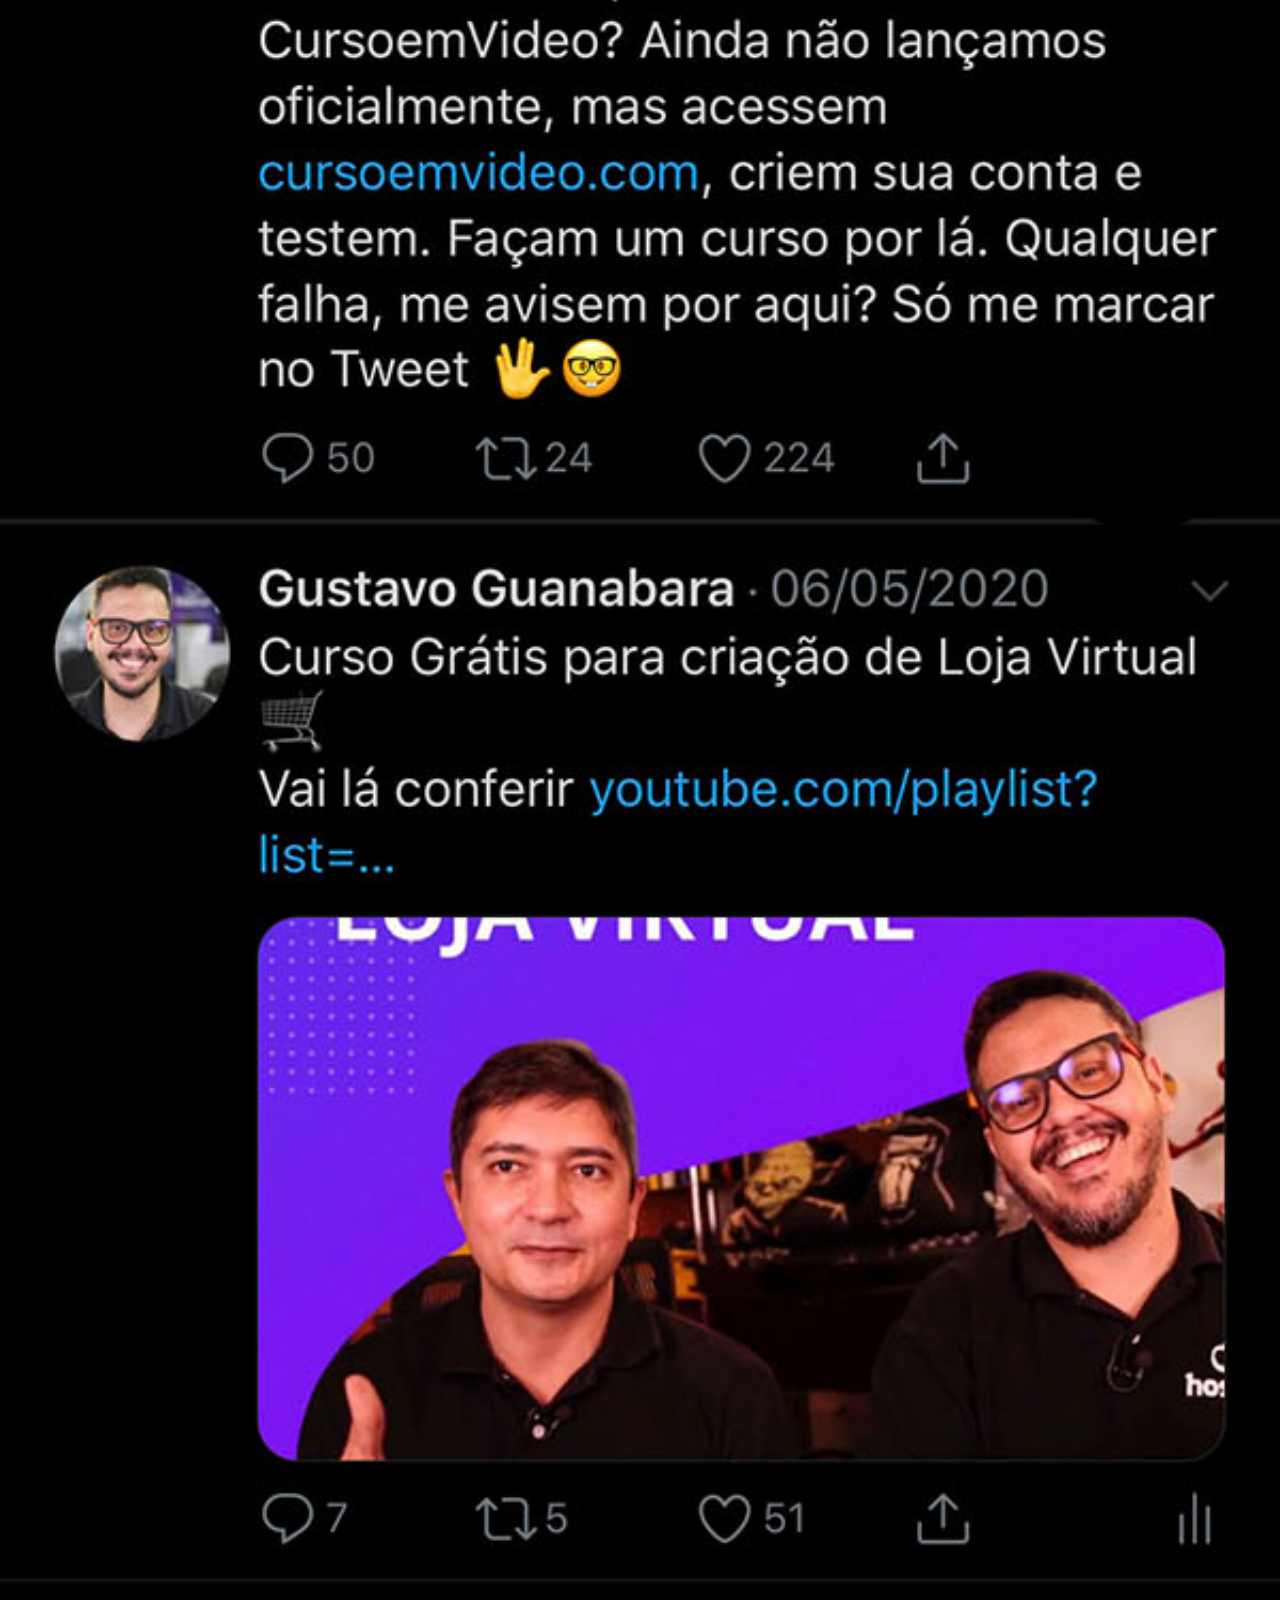
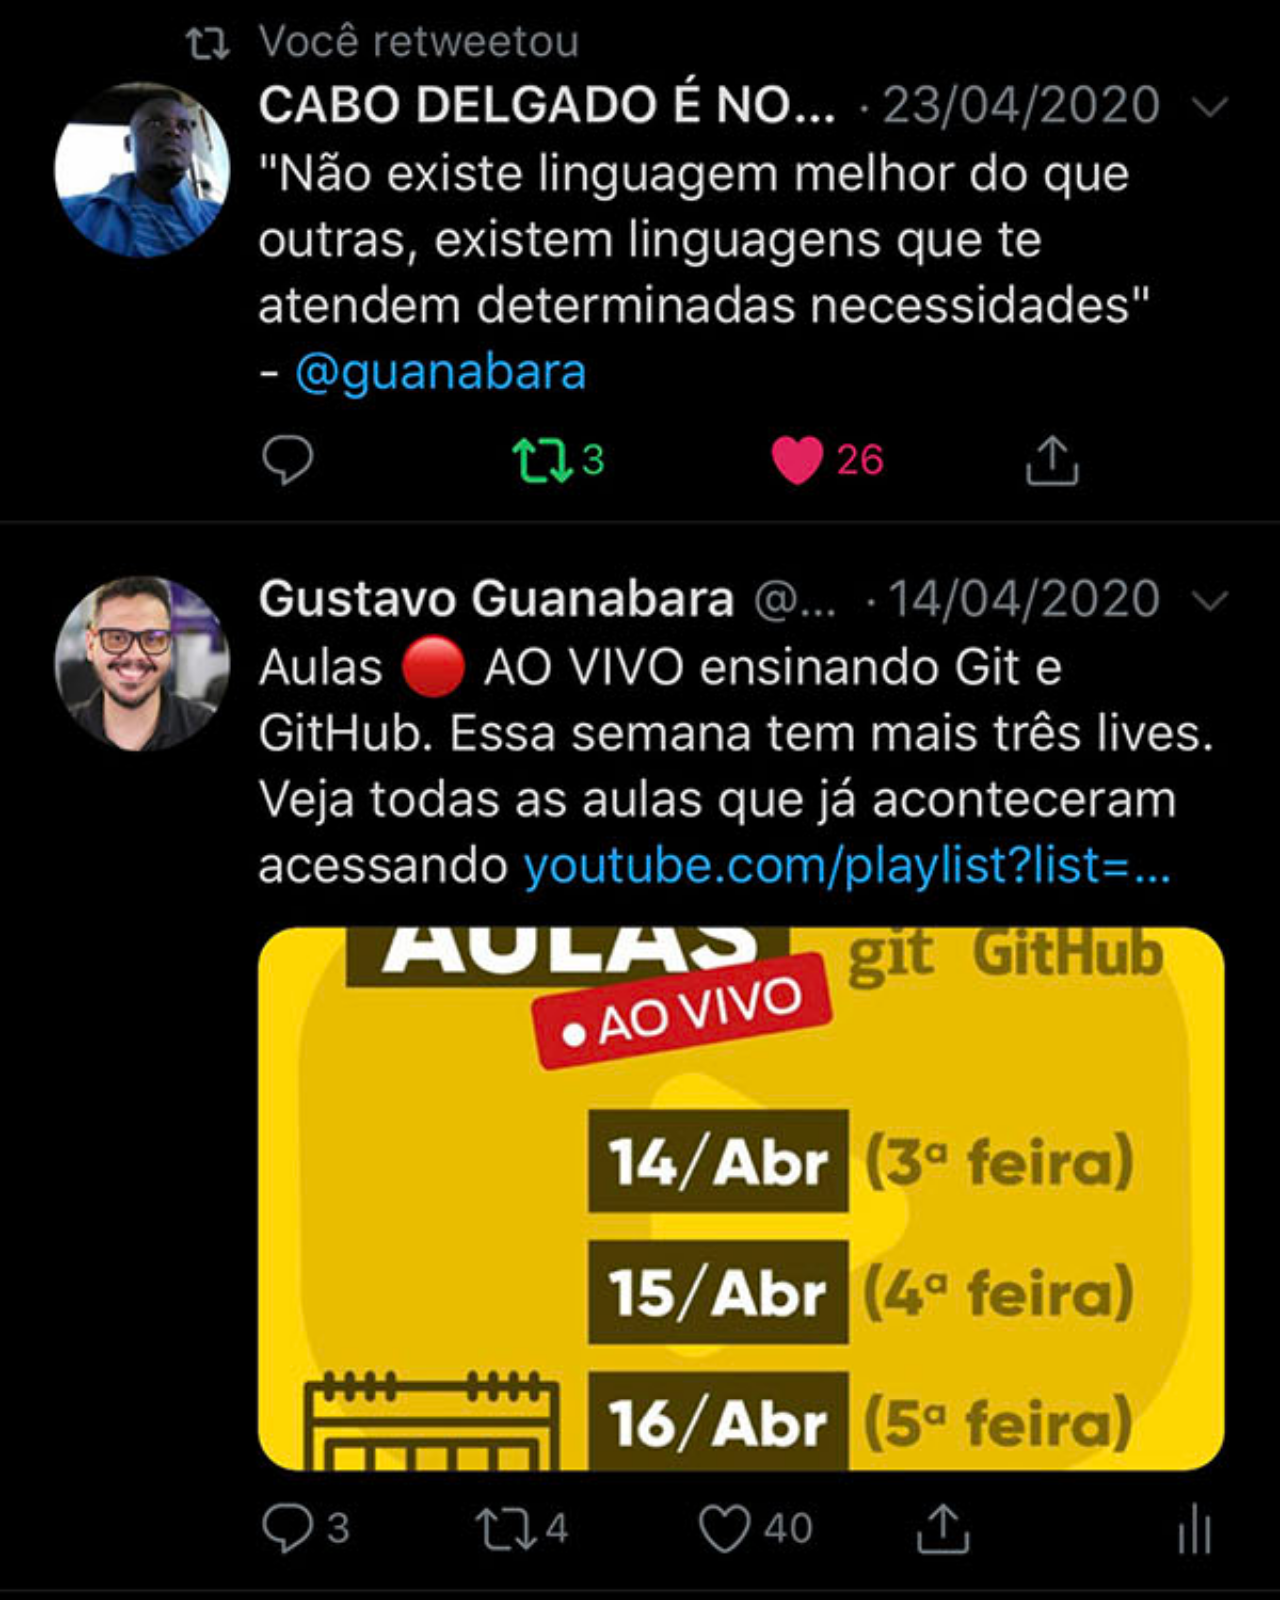
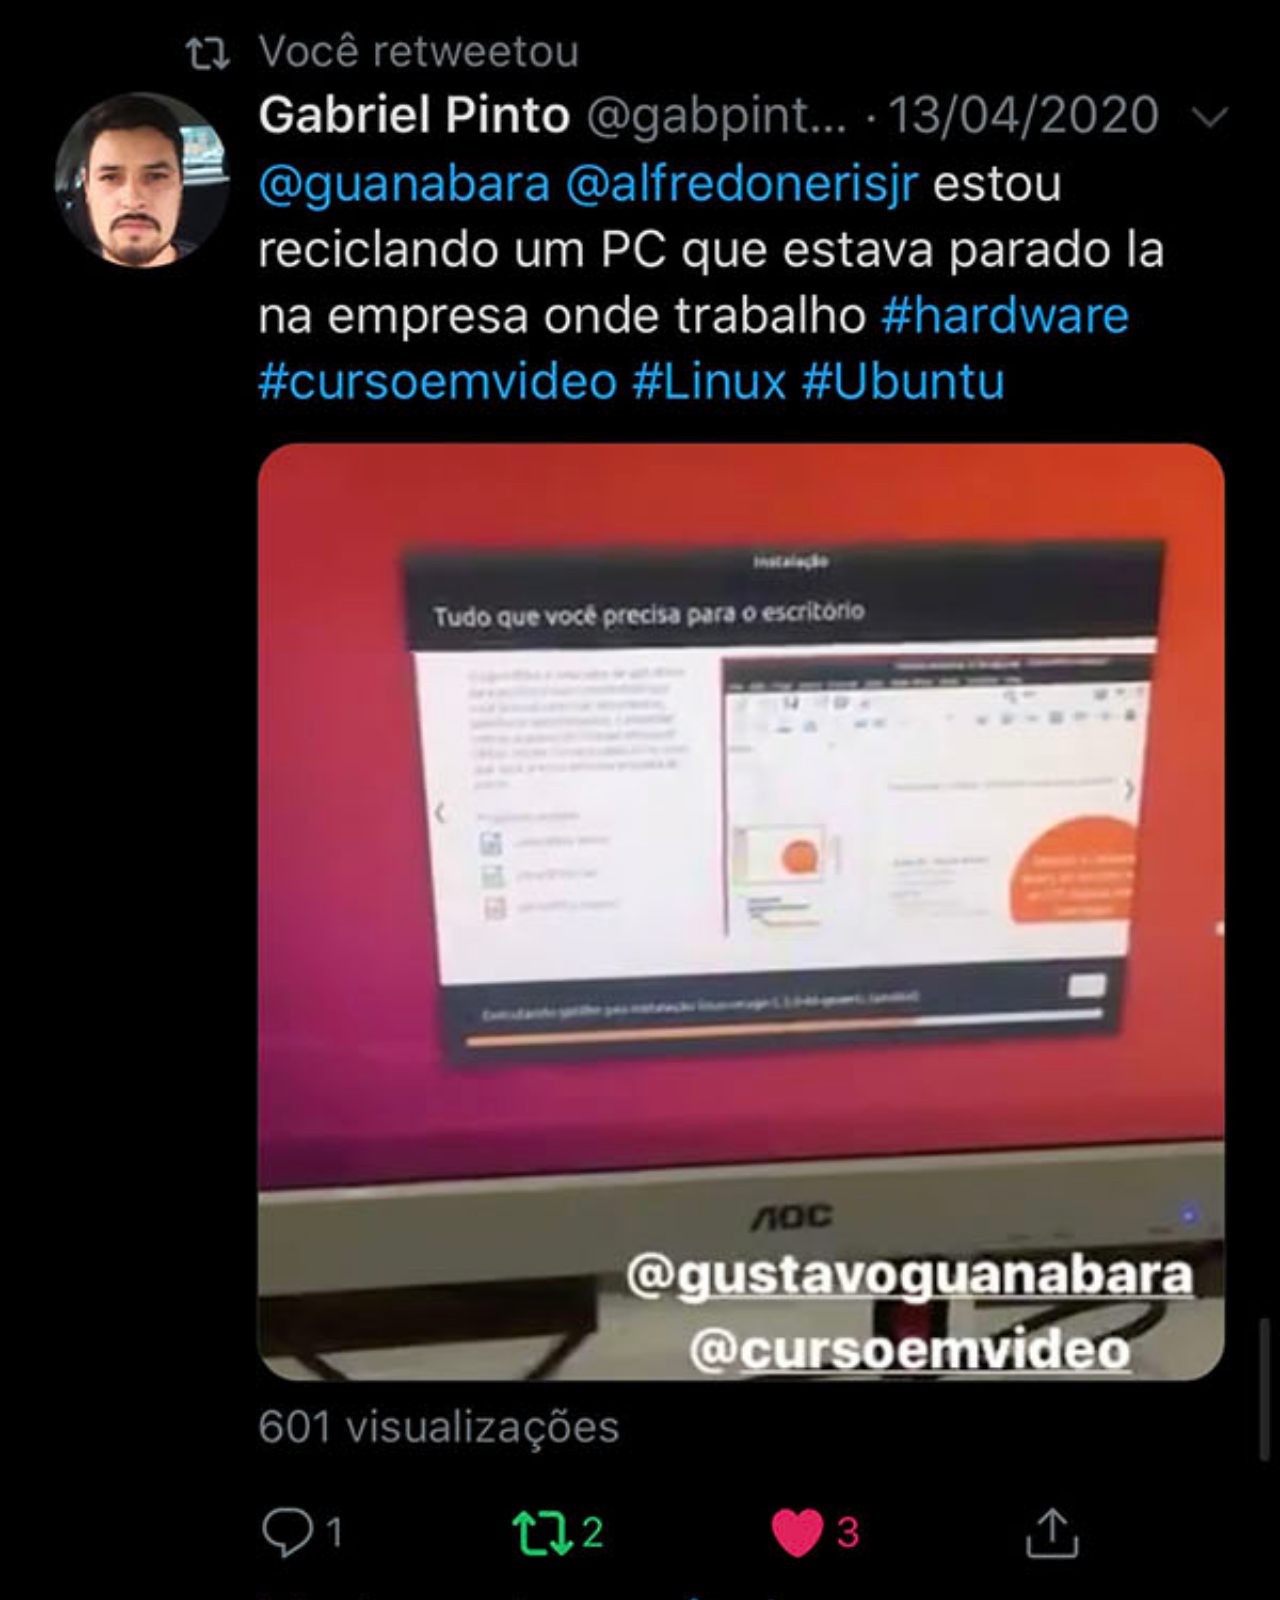
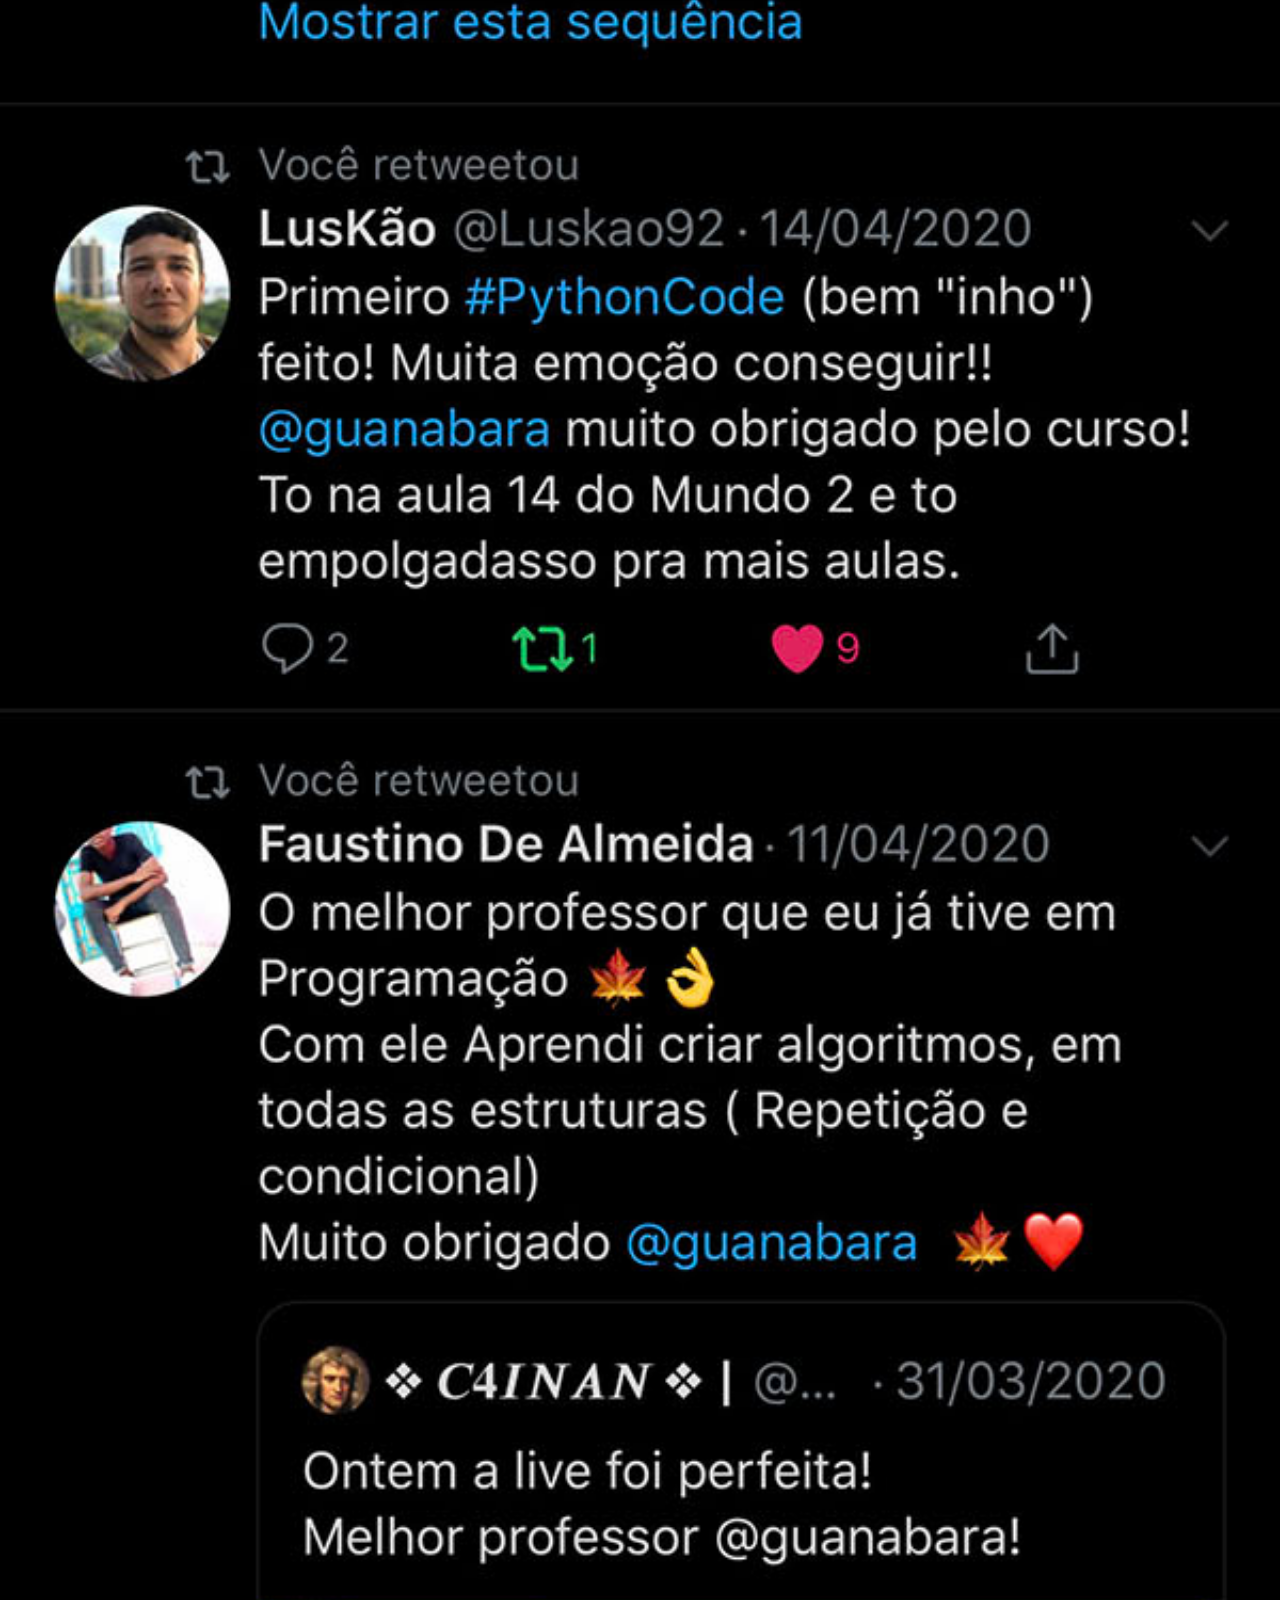
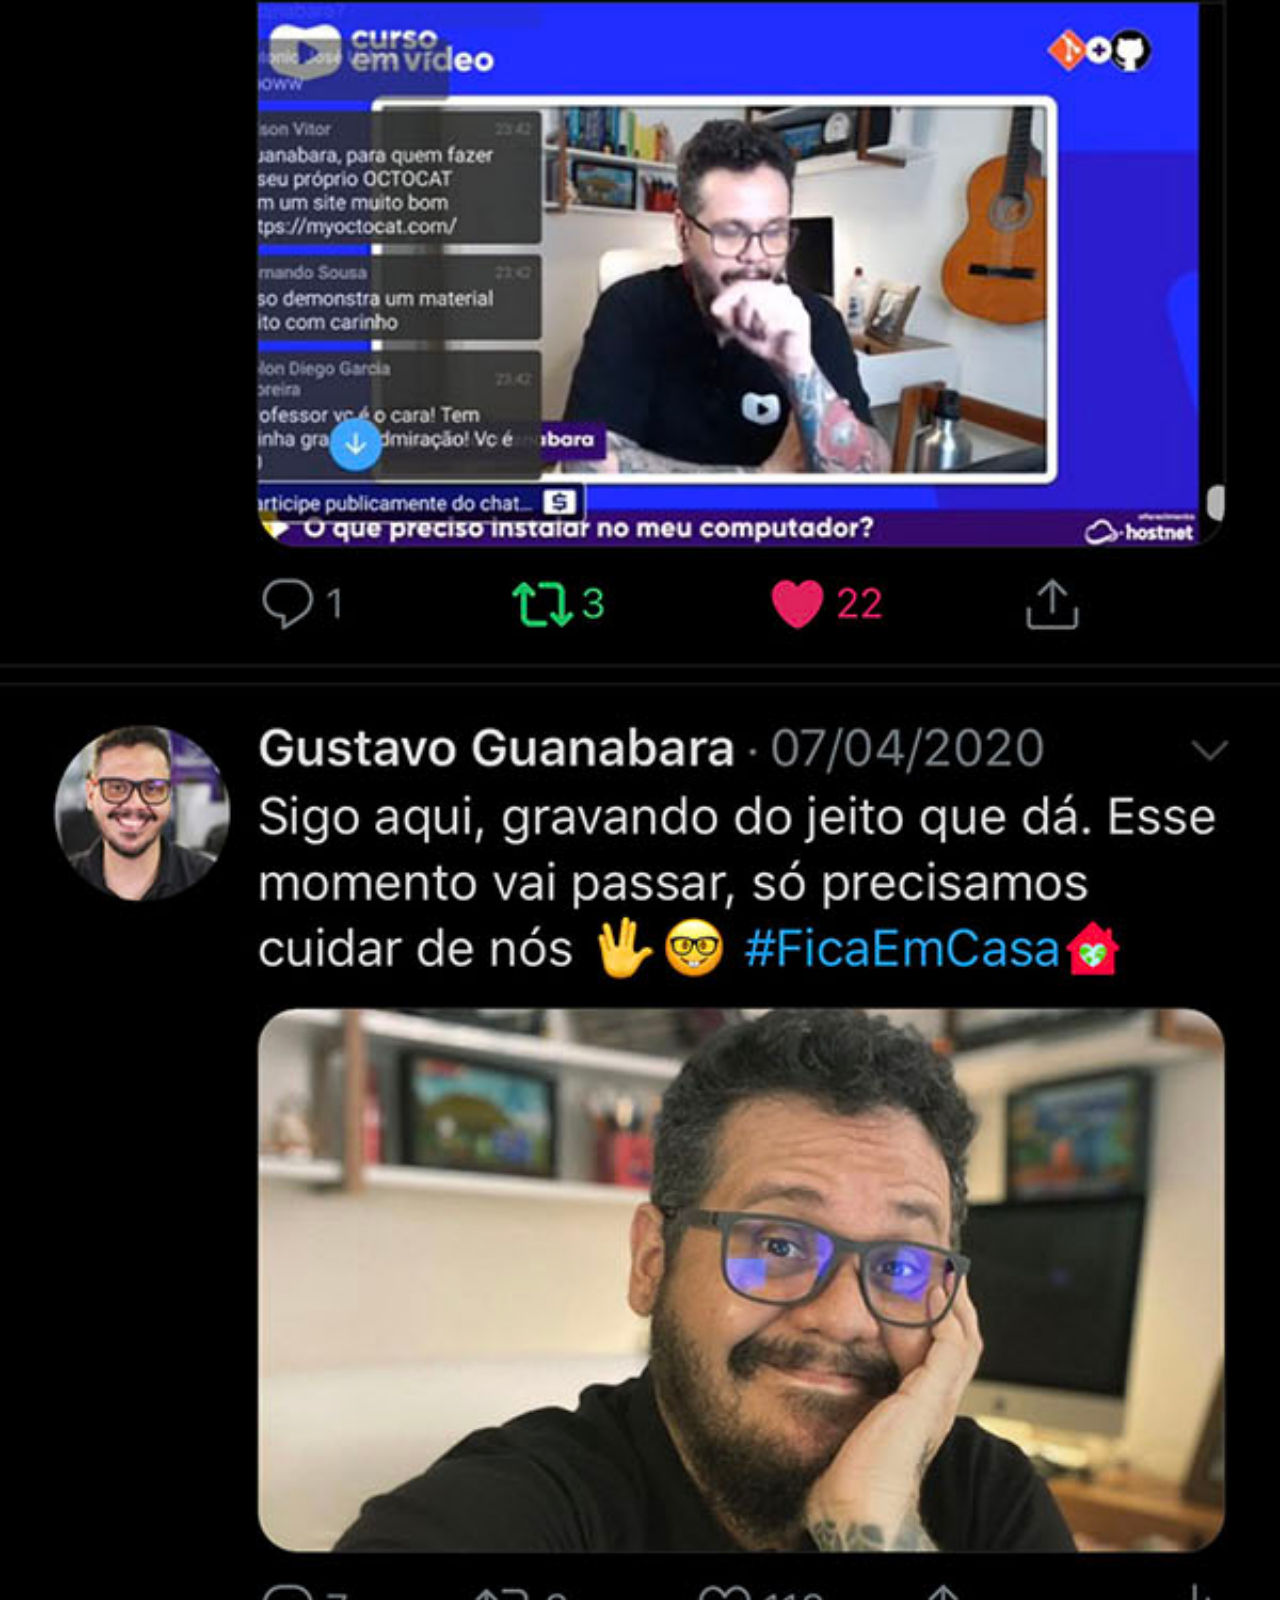
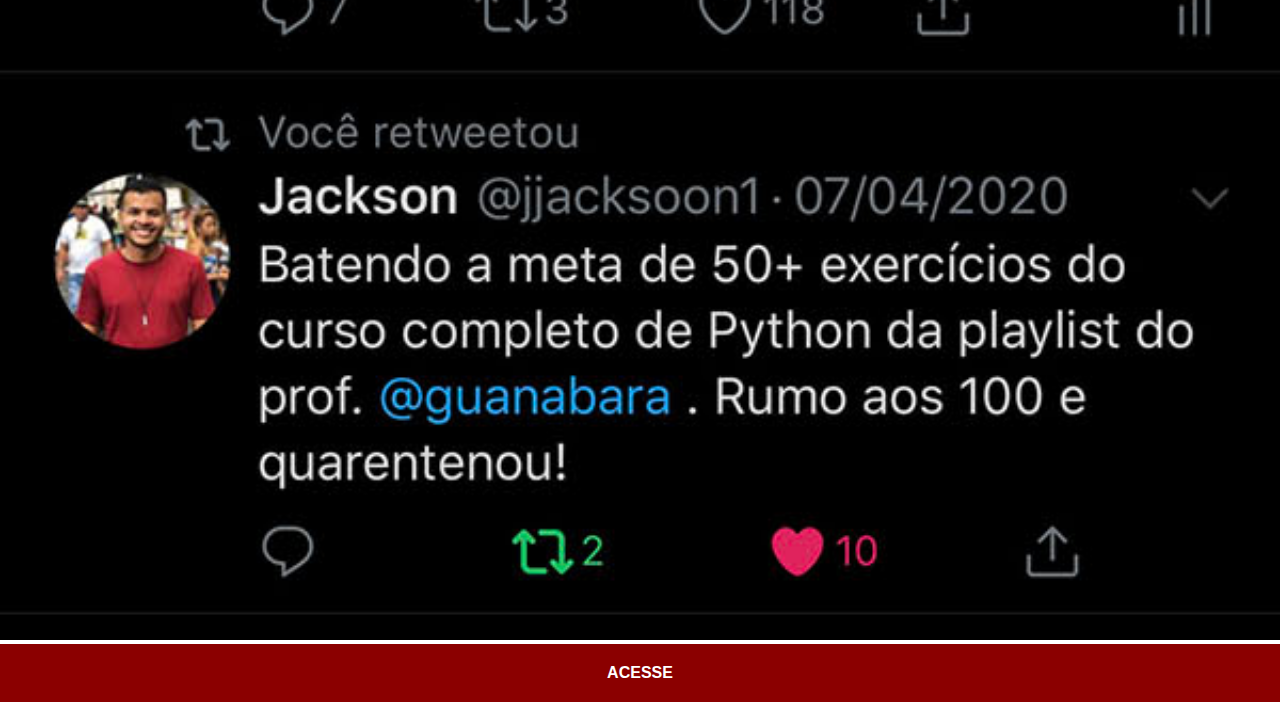
<file: twitter.html>
<!DOCTYPE html>
<html lang="pt-br">
<head>
  <meta charset="UTF-8">
  <meta name="viewport" content="width=device-width, initial-scale=1.0">
  <title>Twitter</title>
  <link rel="stylesheet" href="estilos/social.css">
</head>
<body>
  <img src="imagens/tela-twitter.jpg" alt="Twitter">
  <a href="https://twitter.com/guanabara" target="_blank">ACESSE</a>
</body>
</html>
</file>
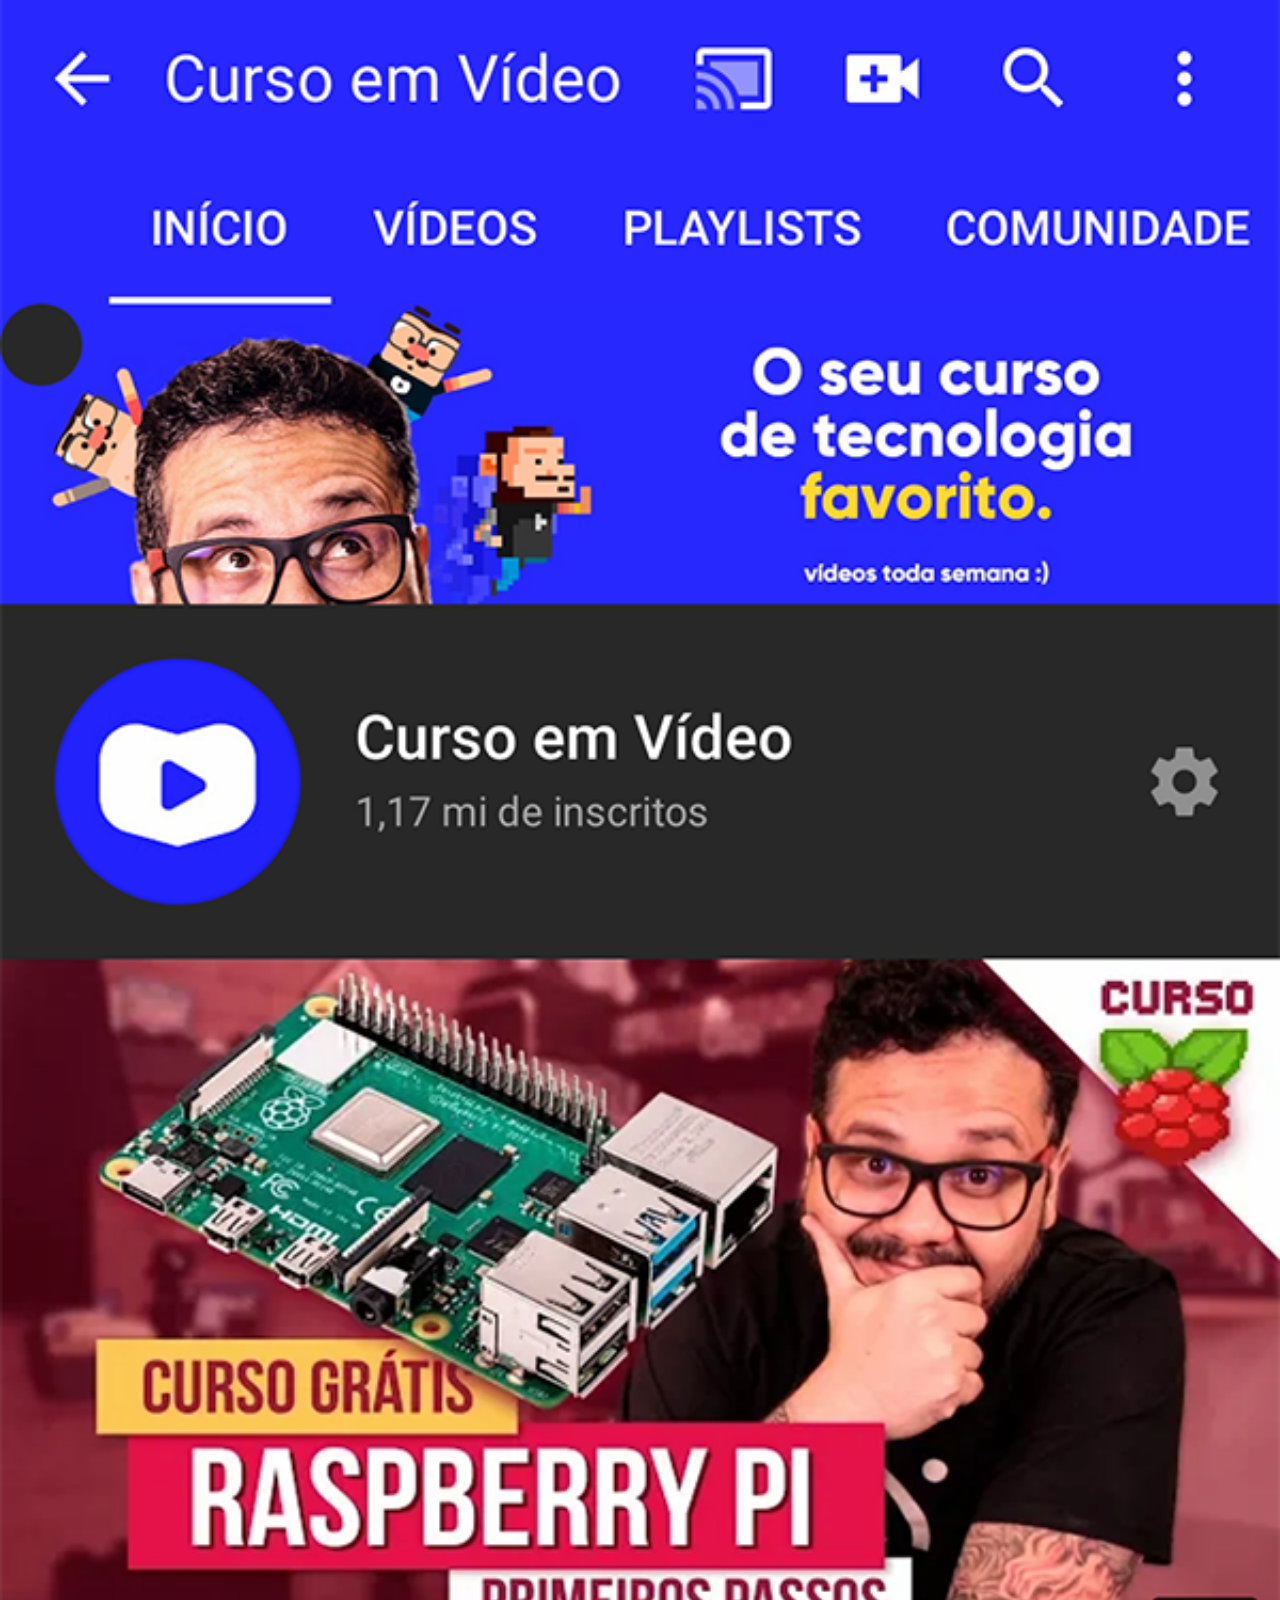
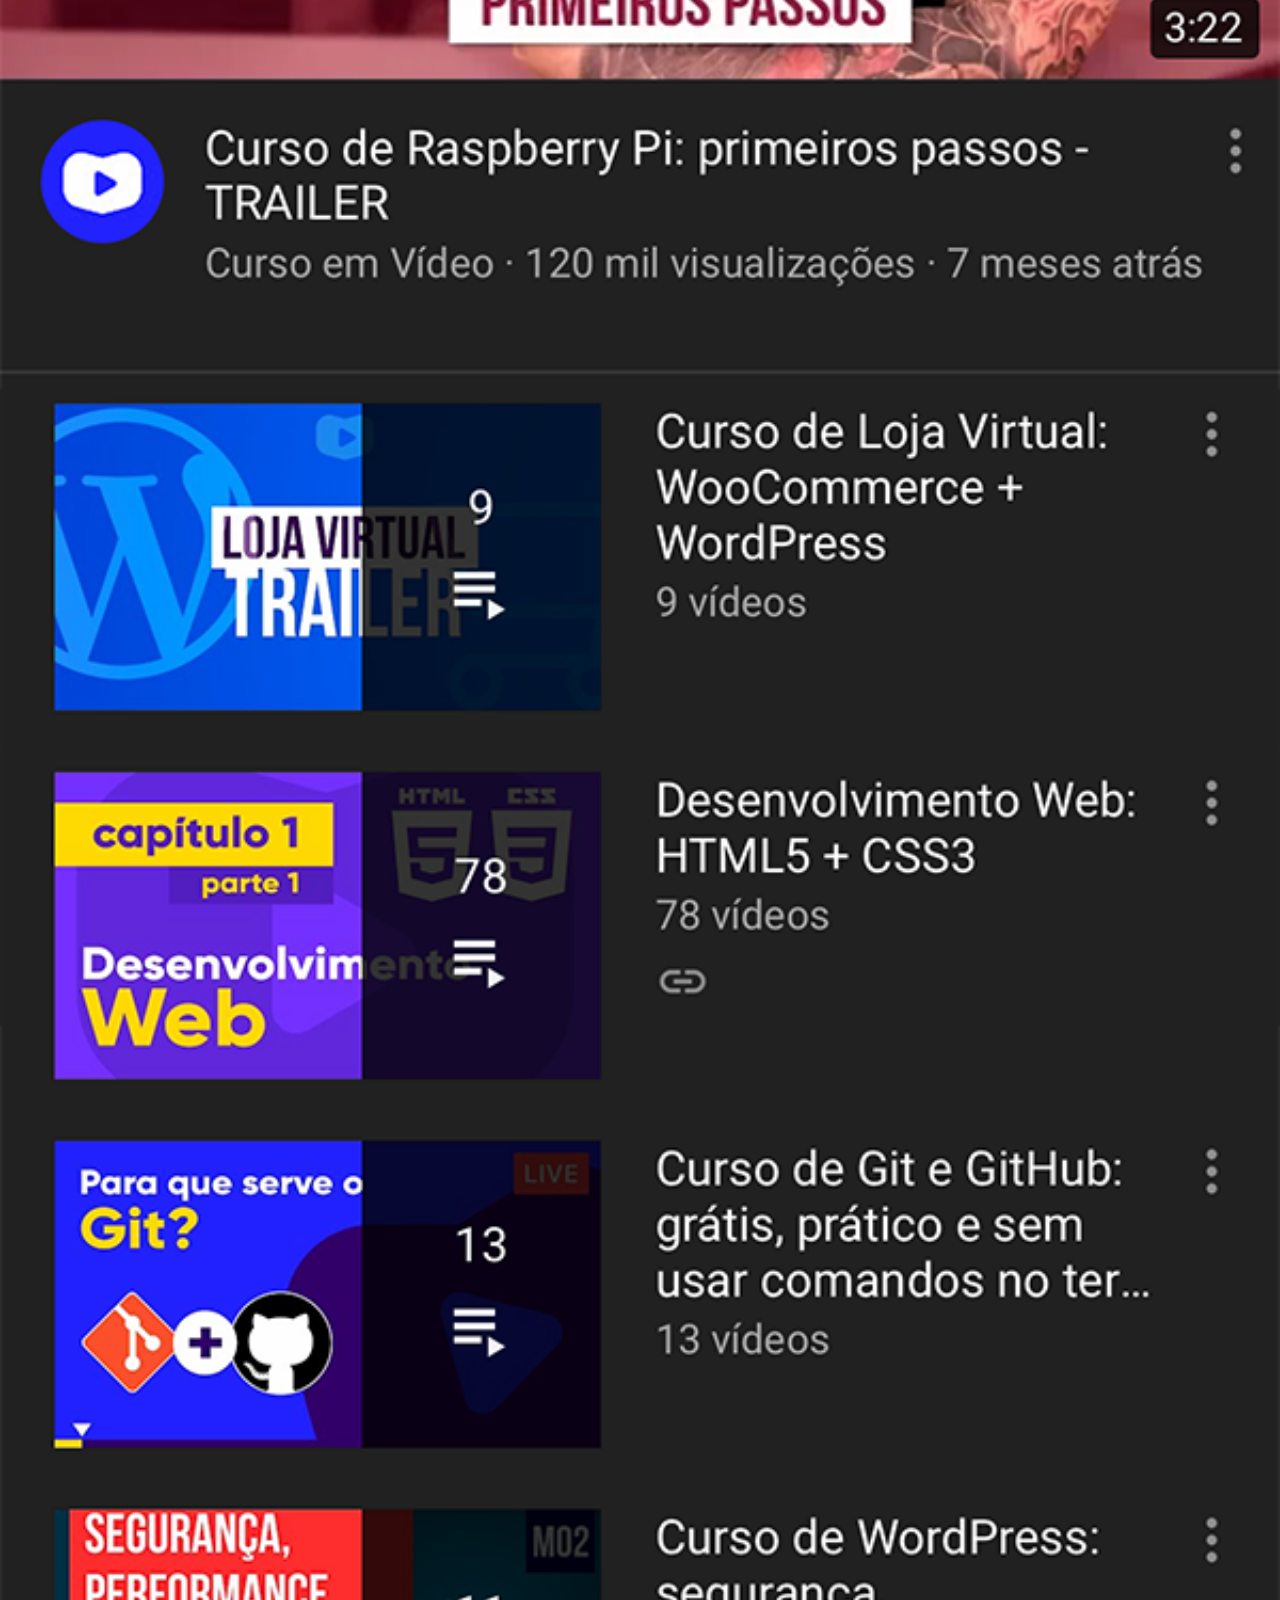
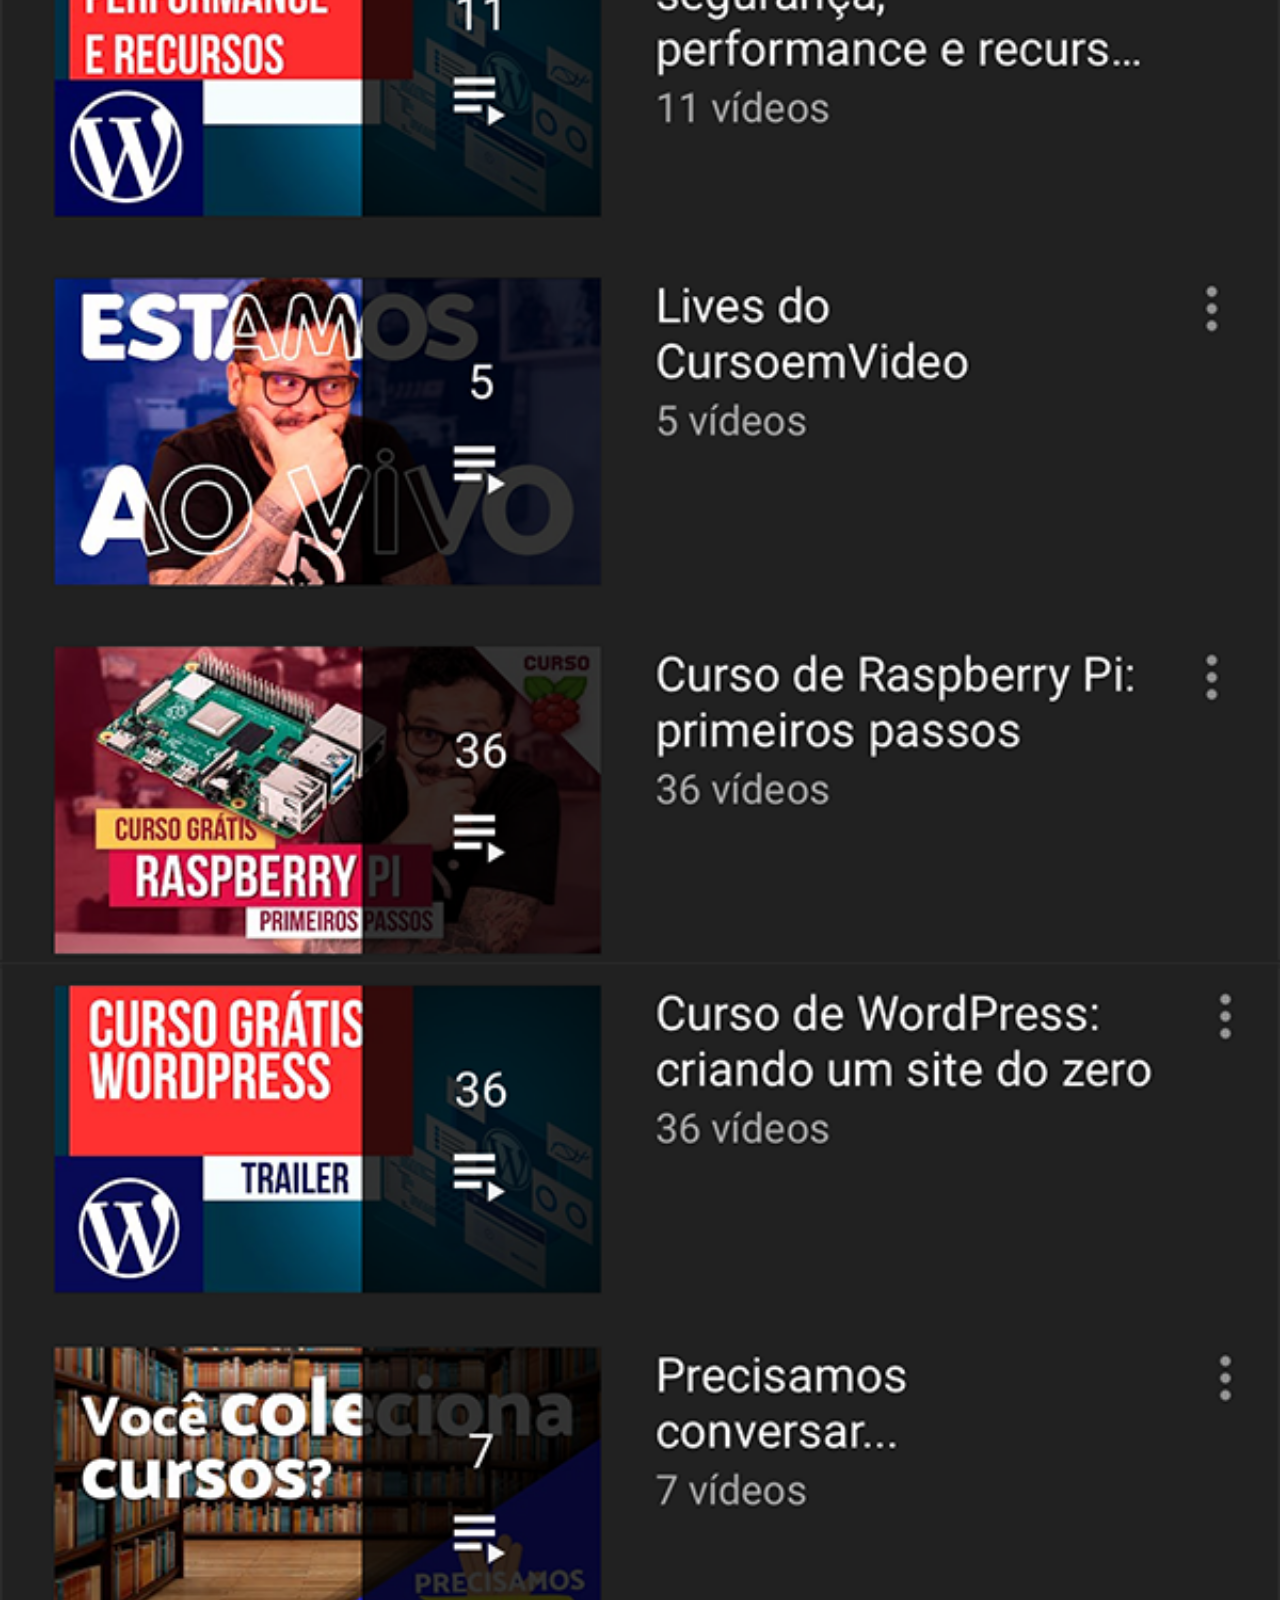
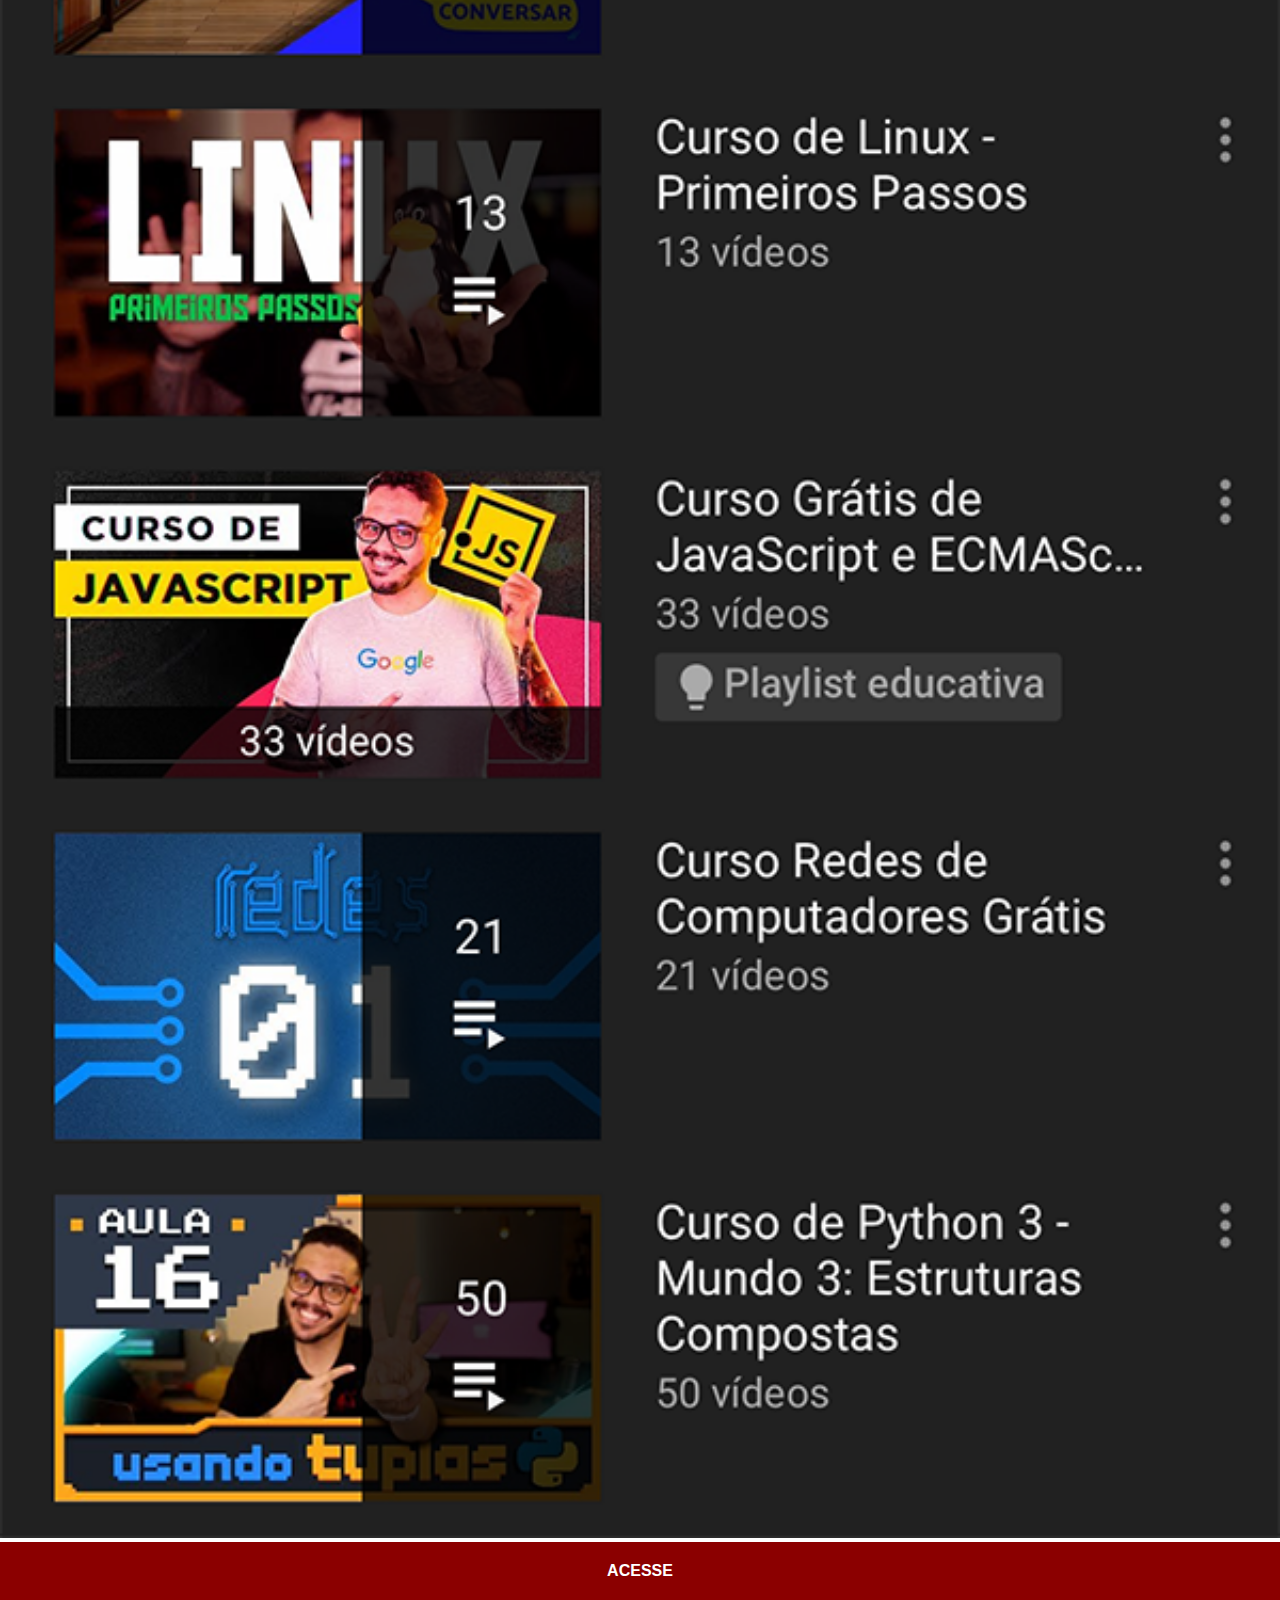
<file: youtube.html>
<!DOCTYPE html>
<html lang="pt-br">
<head>
  <meta charset="UTF-8">
  <meta name="viewport" content="width=device-width, initial-scale=1.0">
  <title>YouTube</title>
  <link rel="stylesheet" href="estilos/social.css">
</head>
<body>
  <img src="imagens/tela-youtube.png" alt="YouTube">
  <a href="https://www.youtube.com/@CursoemVideo/playlists" target="_blank">ACESSE</a>
</body>
</html>
</file>
<file: estilos/style.css>
@charset "UTF-8";

* {
  margin: 0px;
  padding: 0px;
  font-family: Arial, Helvetica, sans-serif;
}

html, body {
  height: 100vh;
  width: 100vw;
  background-color: black;
}

body {
  background: url('../imagens/fundo-madeira.jpg') no-repeat top center;
  background-size: cover;
  background-attachment: fixed;
}

main {
  position: relative;
  height: 100vh;
}

section#telefone {
  position: absolute;
  top: 50%;
  left: 50%;
  transform: translate(-50%, -50%);

  height: 500px;
  width: 248px;
  background: url('../imagens/frame-iphone1.png') no-repeat;
}

iframe#tela {
  position: relative;
  top: 64px;
  left: 18px;
  width: 212px;
  height: 376px;
}

section#redes-sociais {
  text-align: right;
}

section#redes-sociais img {
  width:50px;
  margin: 10px;
  border-radius: 50%;
  box-shadow: 2px 2px 5px rgba(0, 0, 0, 0.4);
  box-sizing: border-box;
}

section#redes-sociais img:hover {
  border: 2px solid rgba(255, 255, 255, 0.6);
}
</file>
<file: estilos/social.css>
@charset "UTF-8";

* {
  margin: 0px;
  padding: 0px;
  font-family: Arial, Helvetica, sans-serif;
}

::-webkit-scrollbar {
  width: 0px;
  height: 0px;
}

img {
  width: 100vw;
}

a {
  display: block;
  background-color: darkred;
  color: white;
  padding: 20px;
  text-align: center;
  font-weight: bolder;
  text-decoration: none;
}

a:hover {
  background-color: red;
}
</file>
